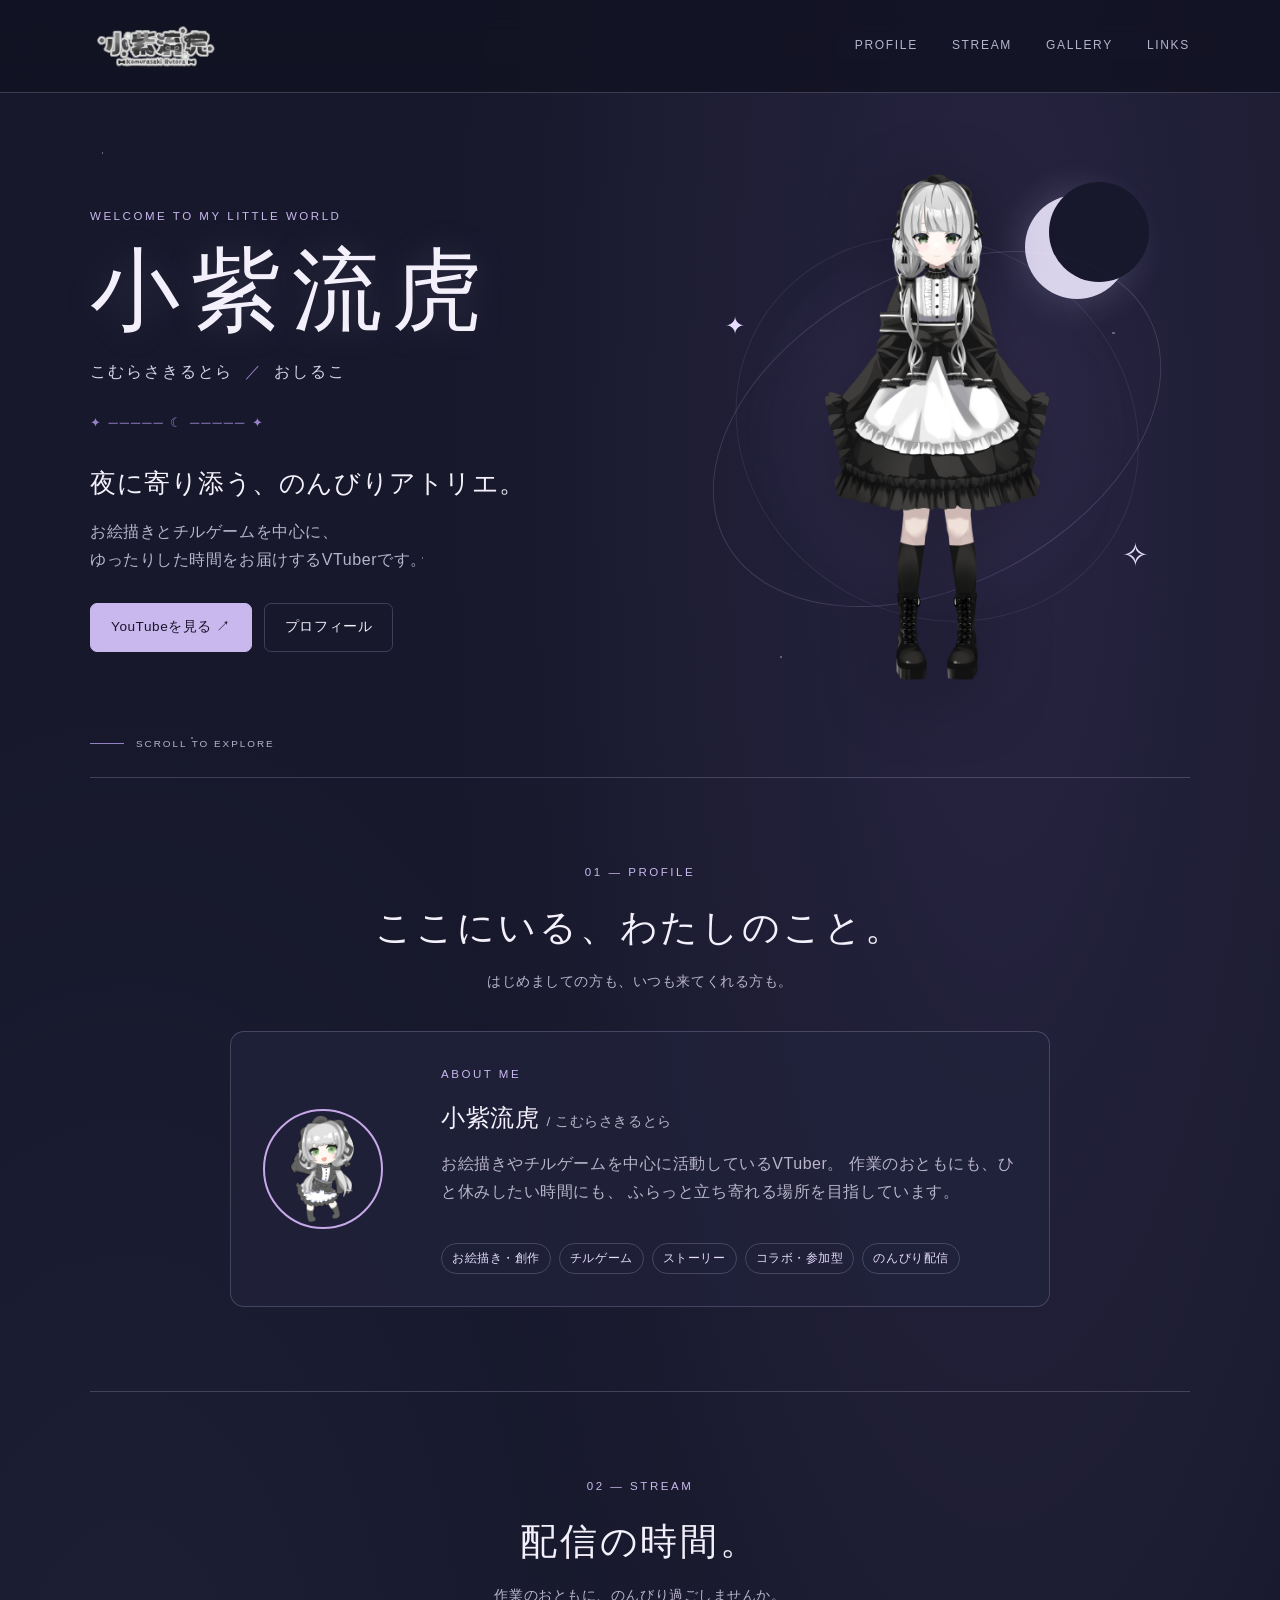
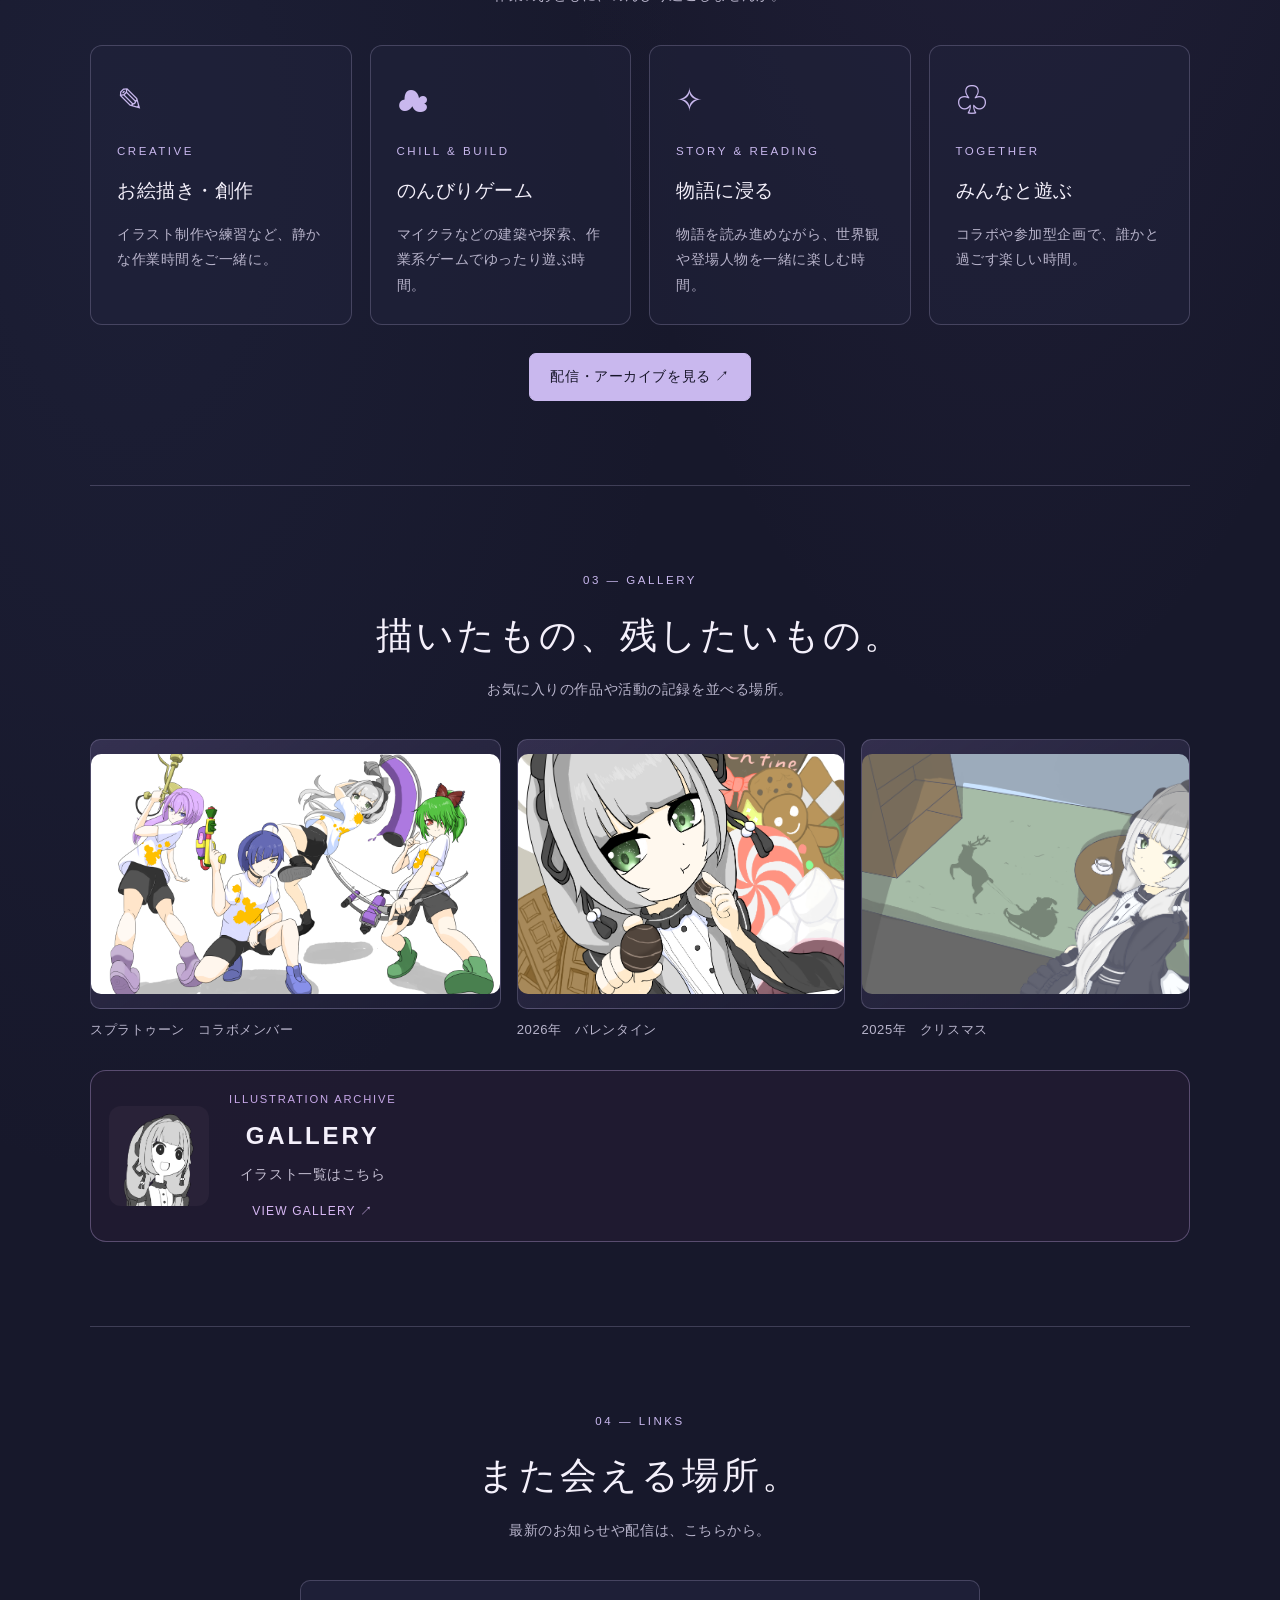
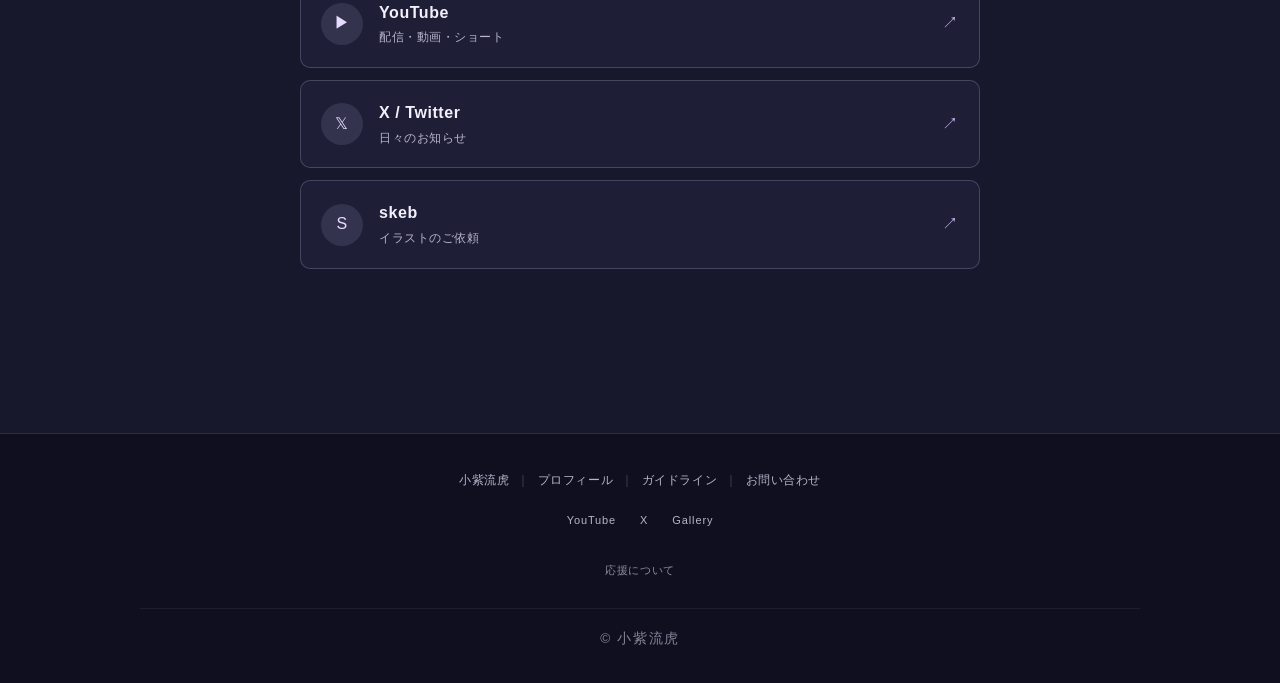
<file: index.html>
<!doctype html>
<html lang="ja">
<head>
  <meta charset="utf-8">
  <meta name="viewport" content="width=device-width, initial-scale=1">
  <meta name="theme-color" content="#17182b">
  <meta name="description" content="小紫流虎（おしるこ／こむらさきるとら）の公式ホームページ。お絵描きとチルゲームを中心に活動中。">
  <title>小紫流虎 Official Site</title>
  <link rel="stylesheet" href="style.css">
</head>
<body>
  <div class="stars" aria-hidden="true"></div>

  <header class="site-header">
    <a class="brand" href="#home" aria-label="小紫流虎 トップ">
      <!-- <span class="brand-mark">☾</span> -->
      <!-- <span>小紫流虎 <small>OFFICIAL SITE</small></span> -->
      <span><img class="name-logo-header" src="images/komurasaki_rogo_touka.png" alt="logo"></span>
    </a>
    <button class="menu-toggle" aria-expanded="false" aria-controls="site-nav">MENU ☰</button>
    <nav id="site-nav" class="site-nav" aria-label="メインメニュー">
      <a href="#profile">PROFILE</a>
      <a href="#stream">STREAM</a>
      <a href="#gallery">GALLERY</a>
      <a href="#links">LINKS</a>
    </nav>
  </header>

  <main id="home">
    <section class="hero section-wrap">
      <div class="hero-copy">
        <p class="eyebrow">WELCOME TO MY LITTLE WORLD</p>
        <h1>小紫流虎</h1>
	      <!-- <img class="name-logo" src="images/komurasaki_rogo_touka.png" alt="logo"> -->
        <p class="readings">こむらさきるとら <span>／</span> おしるこ</p>
        <div class="ornament" aria-hidden="true">✦ ───── ☾ ───── ✦</div>
        <p class="hero-lead">夜に寄り添う、のんびりアトリエ。</p>
        <p class="hero-text">
          お絵描きとチルゲームを中心に、<br class="desktop-only">
          ゆったりした時間をお届けするVTuberです。
        </p>
        <div class="hero-actions">
          <!-- 下のURLを自分のチャンネルURLに変更してください -->
          <a class="button button-primary" href="https://www.youtube.com/@osiruko_v" target="_blank" rel="noopener noreferrer">YouTubeを見る ↗</a>
          <a class="button button-ghost" href="#profile">プロフィール</a>
        </div>
      </div>

      <div class="hero-art" aria-label="メインビジュアル">
        <!-- images/main.png を用意したら、下のコメントを外して画像を表示できます -->
        <img src="images/立ち絵.png" alt="小紫流虎のメインビジュアル">
        <div class="moon"></div>
        <!-- <div class="art-placeholder">
          <span class="placeholder-icon">✧</span>
          <strong>YOUR ILLUSTRATION</strong>
          <span>ここに立ち絵・メインイラストを配置</span>
        </div> -->
        <span class="orbit orbit-one" aria-hidden="true"></span>
        <span class="orbit orbit-two" aria-hidden="true"></span>
        <span class="floating-star star-one" aria-hidden="true">✦</span>
        <span class="floating-star star-two" aria-hidden="true">✧</span>
      </div>
      <a class="scroll-cue" href="#profile"><span></span>SCROLL TO EXPLORE</a>
    </section>

    <section id="profile" class="content-section section-wrap">
      <div class="section-heading">
        <p class="eyebrow">01 — PROFILE</p>
        <h2>ここにいる、わたしのこと。</h2>
        <p>はじめましての方も、いつも来てくれる方も。</p>
      </div>
      <div class="profile-card glass-card">
        <div class="profile-icon">
          <img src="images/デフォルメ.png" alt="">
        </div>
        <div>
          <p class="mini-label">ABOUT ME</p>
          <h3>小紫流虎 <span class="subtle">/ こむらさきるとら</span></h3>
          <p>
            お絵描きやチルゲームを中心に活動しているVTuber。
            作業のおともにも、ひと休みしたい時間にも、
            ふらっと立ち寄れる場所を目指しています。
          </p>
          <div class="tag-list">
            <div class="tag-list">
              <span>お絵描き・創作</span>
              <span>チルゲーム</span>
              <span>ストーリー</span>
              <span>コラボ・参加型</span>
              <span>のんびり配信</span>
            </div>
          </div>
        </div>
      </div>
    </section>

    <section id="stream" class="content-section section-wrap">
      <div class="section-heading">
        <p class="eyebrow">02 — STREAM</p>
        <h2>配信の時間。</h2>
        <p>作業のおともに、のんびり過ごしませんか。</p>
      </div>
      <div class="three-cards">
        <!-- お絵描き・創作 -->
        <article class="info-card">
          <div class="card-icon" aria-hidden="true">✎</div>
          <p class="mini-label">CREATIVE</p>
          <h3>お絵描き・創作</h3>
          <p>イラスト制作や練習など、静かな作業時間をご一緒に。</p>
        </article>

        <!-- チルゲーム・建築 -->
        <article class="info-card">
          <div class="card-icon" aria-hidden="true">☁</div>
          <p class="mini-label">CHILL &amp; BUILD</p>
          <h3>のんびりゲーム</h3>
          <p>マイクラなどの建築や探索、作業系ゲームでゆったり遊ぶ時間。</p>
        </article>

        <!-- ストーリー・朗読 -->
        <article class="info-card">
          <div class="card-icon" aria-hidden="true">✧</div>
          <p class="mini-label">STORY &amp; READING</p>
          <h3>物語に浸る</h3>
          <p>物語を読み進めながら、世界観や登場人物を一緒に楽しむ時間。</p>
        </article>

        <!-- コラボ・参加型 -->
        <article class="info-card">
          <div class="card-icon" aria-hidden="true">♧</div>
          <p class="mini-label">TOGETHER</p>
          <h3>みんなと遊ぶ</h3>
          <p>コラボや参加型企画で、誰かと過ごす楽しい時間。</p>
        </article>
      </div>
      <div class="center-action">
        <a class="button button-primary" href="https://www.youtube.com/@osiruko_v" target="_blank" rel="noopener noreferrer">配信・アーカイブを見る ↗</a>
      </div>
      <!-- <p class="note">※配信スケジュールは、実際の活動に合わせてここに追記できます。</p> -->
    </section>

    <section id="gallery" class="content-section section-wrap">
      <div class="section-heading">
        <p class="eyebrow">03 — GALLERY</p>
        <h2>描いたもの、残したいもの。</h2>
        <p>お気に入りの作品や活動の記録を並べる場所。</p>
      </div>
      <div class="gallery-grid">
        <article class="gallery-item gallery-large">
          <!-- <div class="gallery-placeholder"><span>✧</span><small>ILLUSTRATION 01</small></div> -->
          <div class="gallery-placeholder"><img class="gallery-image" src="images/illustration/イラスト.png"  alt="イラスト作品01"></div>
          <p>スプラトゥーン　コラボメンバー</p>
        </article>
        <article class="gallery-item gallery-large">
          <!-- <div class="gallery-placeholder"><span>☾</span><small>ILLUSTRATION 02</small></div> -->
          <div class="gallery-placeholder"><img class="gallery-image" src="images/illustration/バレンタイン用_かっこかり.png"  alt="イラスト作品02"></div>
          <p>2026年　バレンタイン</p>
        </article>
        <article class="gallery-item gallery-large">
          <!-- <div class="gallery-placeholder"><span>✦</span><small>ILLUSTRATION 03</small></div> -->
          <div class="gallery-placeholder"><img class="gallery-image" src="images/illustration/クリスマス用イラスト.png"  alt="イラスト作品03"></div>
          <p>2025年　クリスマス</p>
        </article>
      </div>
      <div class="center-action">
        <a href="gallery.html" class="gallery-link">
          <span class="gallery-link-icon">
            <img src="images/gallery-cover.png" alt="">
          </span>

          <span class="gallery-link-text">
            <span class="gallery-link-subtitle">ILLUSTRATION ARCHIVE</span>
            <span class="gallery-link-title">GALLERY</span>
            <span class="gallery-link-description">イラスト一覧はこちら</span>
            <span class="gallery-link-action">VIEW GALLERY ↗</span>
          </span>
        </a>
      </div>
      <!-- <p><a href="gallery.html">ALL GALLERY</a></p> -->
      <!-- <p class="note">画像を載せるときは、下の「画像の差し替え方」を参考にしてください。</p> -->
    </section>

    <section id="links" class="content-section section-wrap">
      <div class="section-heading">
        <p class="eyebrow">04 — LINKS</p>
        <h2>また会える場所。</h2>
        <p>最新のお知らせや配信は、こちらから。</p>
      </div>
      <div class="link-list">
        <a href="https://www.youtube.com/@osiruko_v" target="_blank" rel="noopener noreferrer">
          <span class="link-icon">▶</span><span><strong>YouTube</strong><small>配信・動画・ショート</small></span><span class="link-arrow">↗</span>
        </a>
        <!-- XのURLが決まったら、href="#" を自分のプロフィールURLに変更してください -->
        <a href="https://x.com/osiruko_v" target="_blank" rel="noopener noreferrer">
          <span class="link-icon">𝕏</span><span><strong>X / Twitter</strong><small>日々のお知らせ</small></span><span class="link-arrow">↗</span>
        </a>
        <a href="https://skeb.jp/@osiruko_v" target="_blank" rel="noopener noreferrer">
          <span class="link-icon">S</span><span><strong>skeb</strong><small>イラストのご依頼</small></span><span class="link-arrow">↗</span>
        </a>
      </div>
      <!-- <p class="small-print">ファンアートや二次創作についてのお願い・お問い合わせ先は、必要に応じてこのページに追加してください。</p> -->
    </section>
  </main>

  <footer class="site-footer">
  <div class="footer-inner">
    <!-- <p class="footer-heading">FOOTER</p> -->
    <nav class="footer-main-nav" aria-label="サイトメニュー">
      <a href="index.html">小紫流虎</a>
      <span>｜</span>
      <a href="index.html#profile">プロフィール</a>
      <span>｜</span>
      <a href="guideline.html">ガイドライン</a>
      <span>｜</span>
      <a href="contact.html">お問い合わせ</a>
    </nav>
    <nav class="footer-sns-nav" aria-label="SNS・ギャラリー">
      <a href="https://www.youtube.com/@osiruko_v" target="_blank" rel="noopener noreferrer">YouTube</a>
      <a href="https://x.com/osiruko_v" target="_blank" rel="noopener noreferrer">X</a>
      <a href="gallery.html">Gallery</a>
    </nav>
    <div class="footer-support">
      <a href="support.html"
         target="_blank"
         rel="noopener noreferrer">
        応援について
      </a>
    </div>
    <p class="footer-copyright">
      © 小紫流虎
    </p>
  </div>
</footer>

  <script src="script.js"></script>
</body>
</html>
</file>
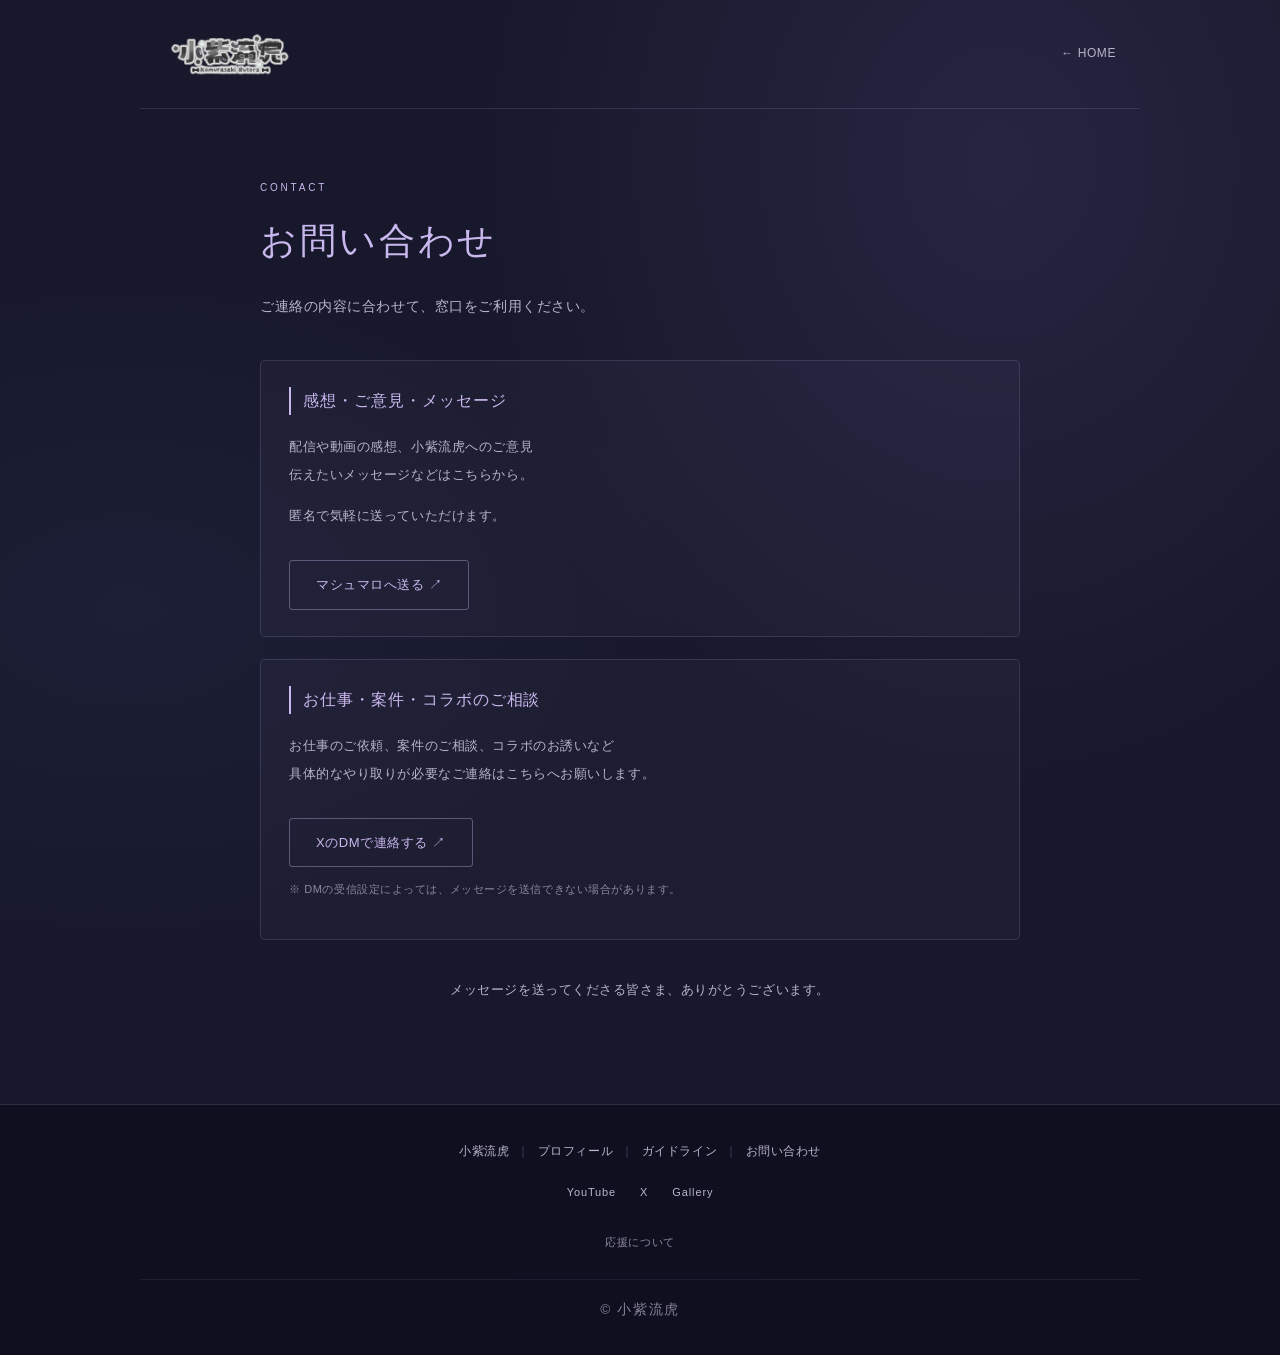
<file: contact.html>
<!DOCTYPE html>
<html lang="ja">
<head>
  <meta charset="UTF-8">
  <meta name="viewport" content="width=device-width, initial-scale=1.0">
  <title>お問い合わせ｜小紫流虎</title>
  <link rel="stylesheet" href="style.css">
  <link rel="stylesheet" href="subpages.css">
</head>
<body>

<header class="subpage-header">
    <a class="brand" href="#home" aria-label="小紫流虎 トップ">
        <span><img class="name-logo-header" src="images/komurasaki_rogo_touka.png" alt="logo"></span>
    </a>
  <a href="index.html" class="back-home">← HOME</a>
</header>

<main class="subpage-main">
  <p class="page-en-title">CONTACT</p>
  <h1>お問い合わせ</h1>
  <p class="page-lead">
    ご連絡の内容に合わせて、窓口をご利用ください。
  </p>

  <section class="page-panel">
    <h2>感想・ご意見・メッセージ</h2>
    <p>
      配信や動画の感想、小紫流虎へのご意見<br>
      伝えたいメッセージなどはこちらから。
    </p>
    <p>
      匿名で気軽に送っていただけます。
    </p>
    <a
      class="support-button"
      href="https://marshmallow-qa.com/4swc7tfccagb9xh"
      target="_blank"
      rel="noopener noreferrer"
    >
      マシュマロへ送る ↗
    </a>
  </section>

  <section class="page-panel">
    <h2>お仕事・案件・コラボのご相談</h2>
    <p>
      お仕事のご依頼、案件のご相談、コラボのお誘いなど<br>
      具体的なやり取りが必要なご連絡はこちらへお願いします。
    </p>
    <!-- <p>
      ご連絡の際は、内容やご希望の時期などを添えていただけるとスムーズです。
    </p> -->
    <a
      class="support-button"
      href="https://x.com/osiruko_v"
      target="_blank"
      rel="noopener noreferrer"
    >
      XのDMで連絡する ↗
    </a>
    <p class="page-note">
      ※ DMの受信設定によっては、メッセージを送信できない場合があります。
    </p>
  </section>

  <p class="support-closing">
    メッセージを送ってくださる皆さま、ありがとうございます。
  </p>
</main>

<footer class="site-footer">
  <div class="footer-inner">
    <!-- <p class="footer-heading">FOOTER</p> -->
    <nav class="footer-main-nav" aria-label="サイトメニュー">
      <a href="index.html">小紫流虎</a><span>｜</span>
      <a href="index.html#profile">プロフィール</a><span>｜</span>
      <a href="guideline.html">ガイドライン</a><span>｜</span>
      <a href="contact.html">お問い合わせ</a>
    </nav>
    <nav class="footer-sns-nav" aria-label="SNS・ギャラリー">
      <a href="YouTubeのURL" target="_blank" rel="noopener noreferrer">YouTube</a>
      <a href="XのURL" target="_blank" rel="noopener noreferrer">X</a>
      <a href="gallery.html">Gallery</a>
    </nav>
    <div class="footer-support">
      <a href="support.html">応援について</a>
    </div>
    <p class="footer-copyright">© 小紫流虎</p>
  </div>
</footer>

</body>
</html>
</file>
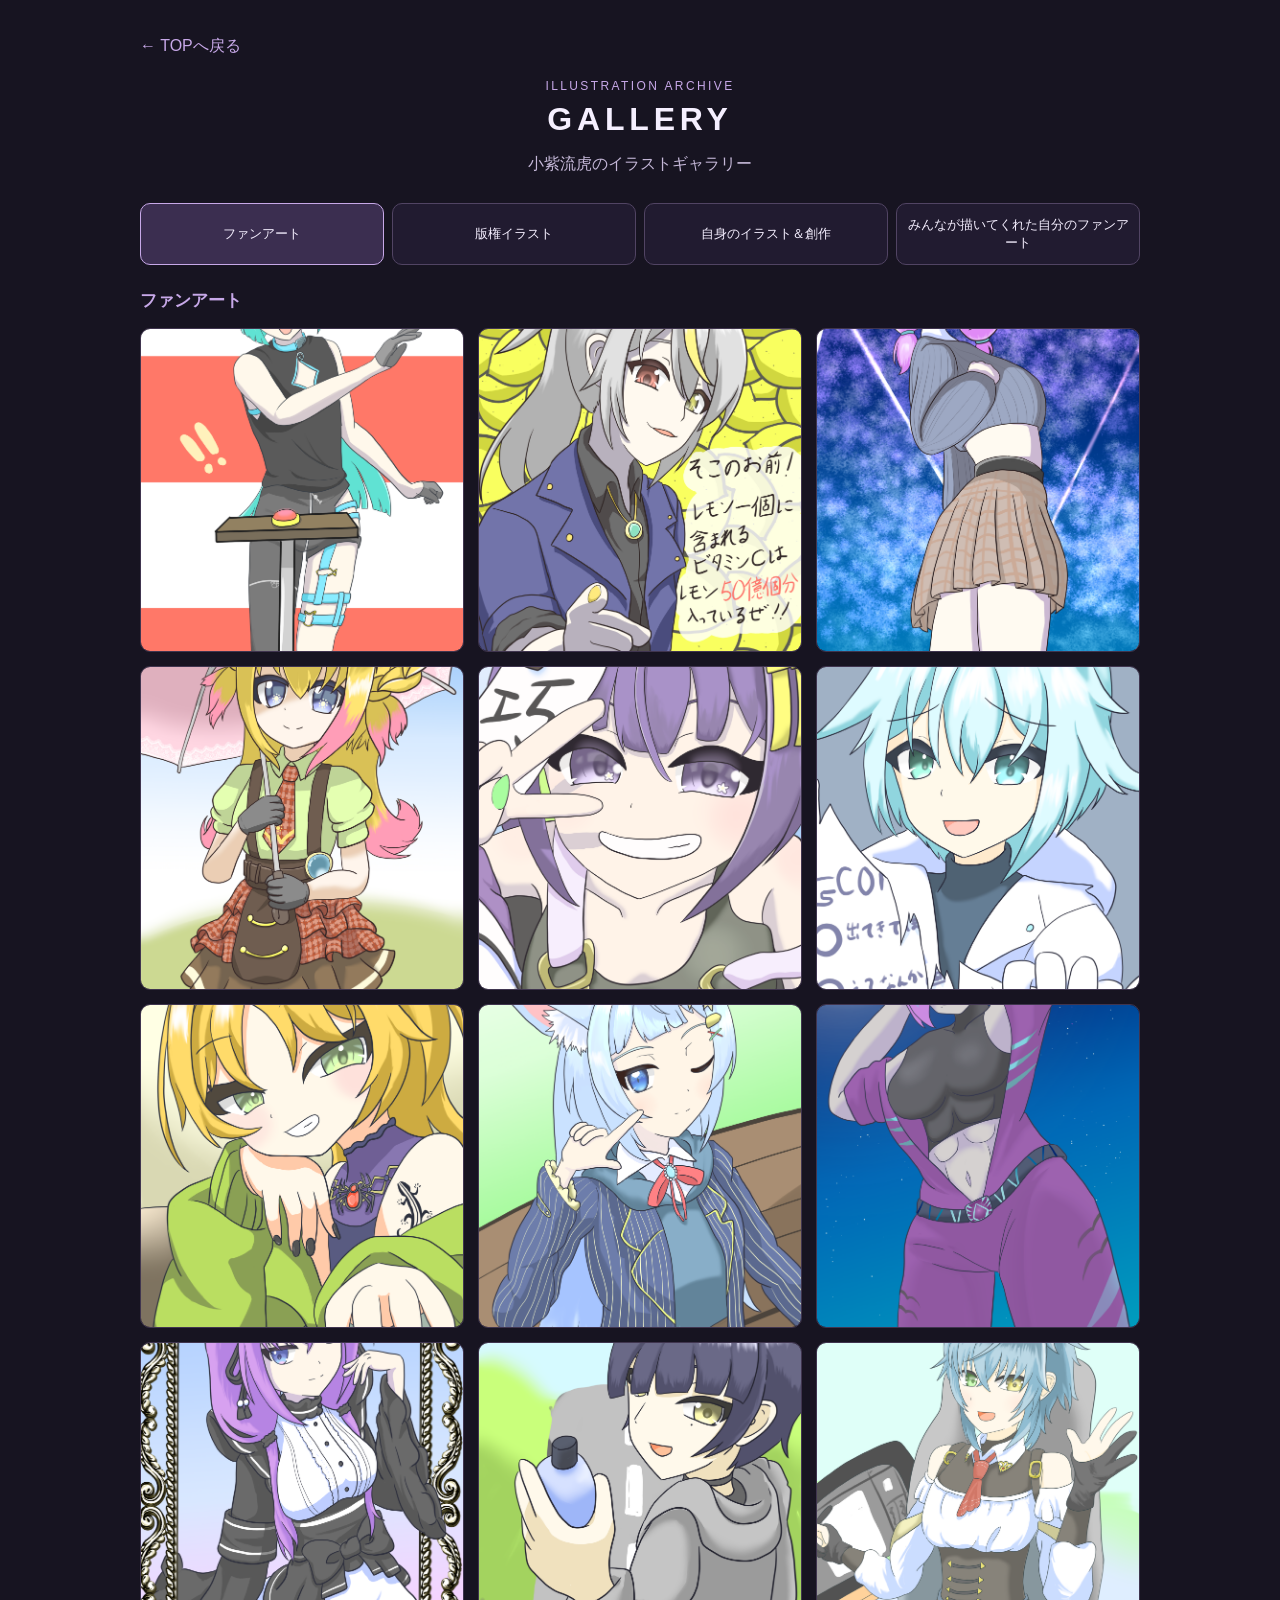
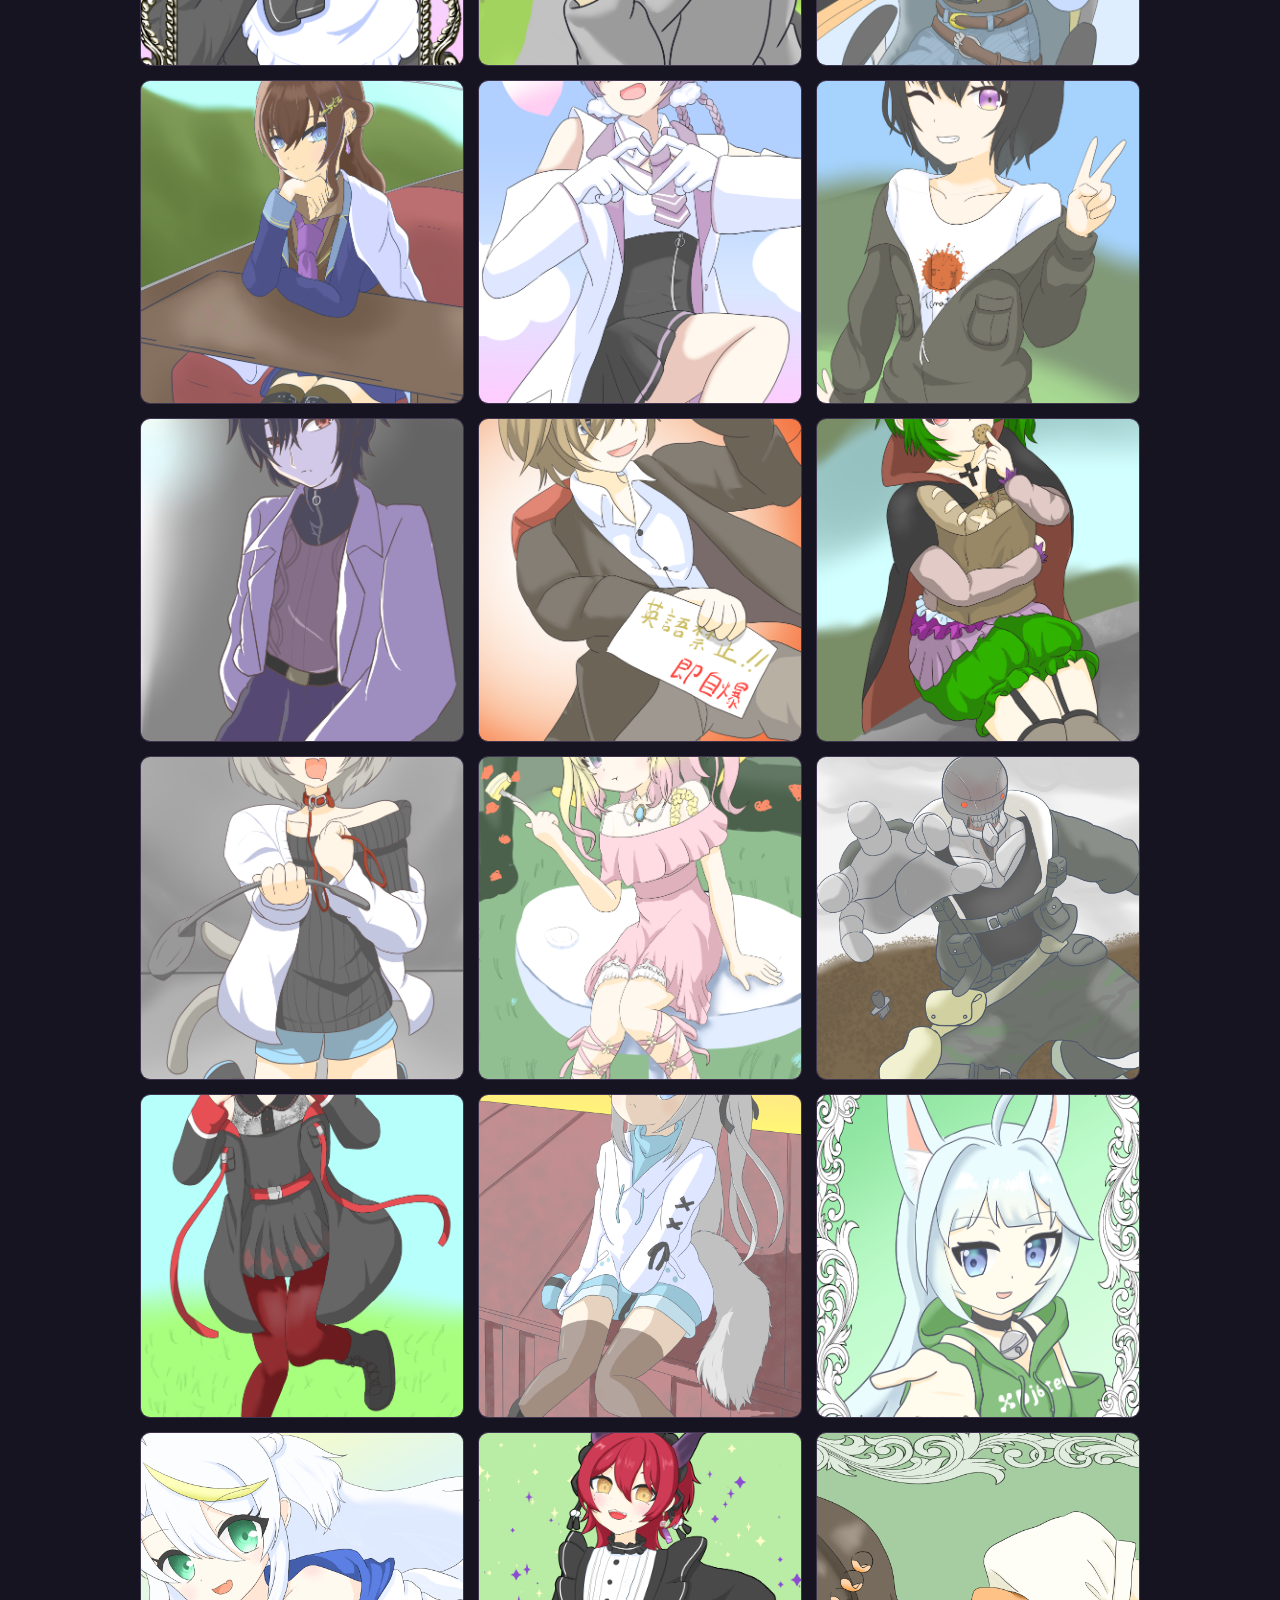
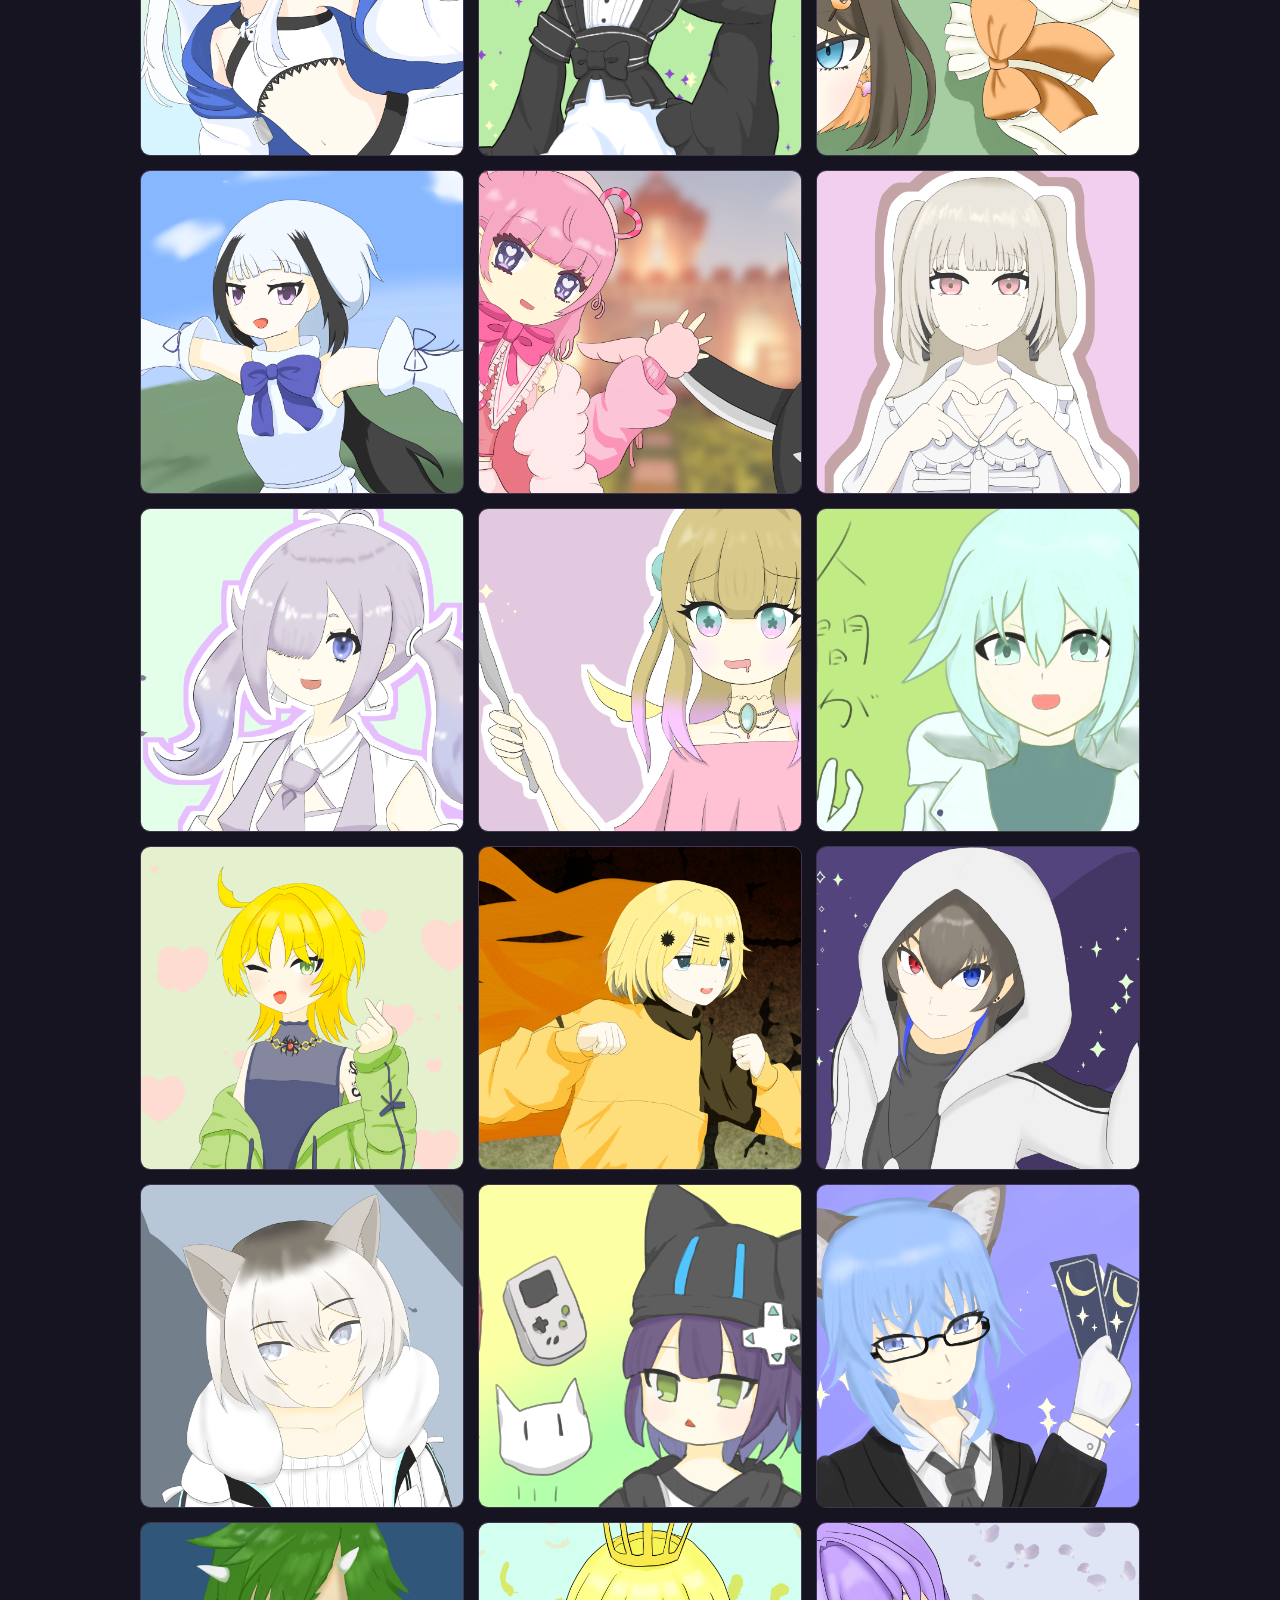
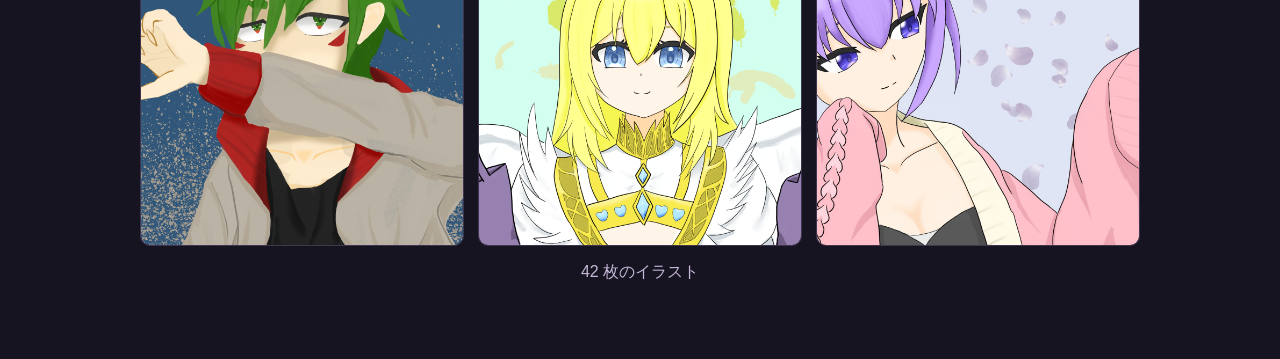
<file: gallery.html>
<!DOCTYPE html>
<html lang="ja">
<head>
  <meta charset="UTF-8">
  <meta name="viewport" content="width=device-width, initial-scale=1.0">
  <title>GALLERY | 小紫流虎</title>
  <style>
    :root {
      --bg: #171421;
      --panel: #211b30;
      --text: #f5efff;
      --muted: #c5b8d8;
      --accent: #c7a8e8;
    }

    * {
      box-sizing: border-box;
    }

    body {
      margin: 0;
      padding: 36px 20px 60px;
      background: var(--bg);
      color: var(--text);
      font-family: sans-serif;
    }

    main {
      width: min(100%, 1000px);
      margin: 0 auto;
    }

    header {
      margin-bottom: 28px;
      text-align: center;
    }

    .eyebrow {
      color: var(--accent);
      font-size: 12px;
      letter-spacing: .2em;
    }

    h1 {
      margin: 8px 0;
      letter-spacing: .15em;
    }

    header p {
      color: var(--muted);
    }

    .back {
      display: inline-block;
      margin-bottom: 22px;
      color: var(--accent);
      text-decoration: none;
    }

    .tabs {
      display: grid;
      grid-template-columns: repeat(4, minmax(0, 1fr));
      gap: 8px;
      margin-bottom: 24px;
    }

    .tab {
      padding: 12px 6px;
      border: 1px solid #514463;
      border-radius: 10px;
      background: var(--panel);
      color: var(--text);
      cursor: pointer;
    }

    .tab[aria-selected="true"] {
      border-color: var(--accent);
      background: #3b2e50;
    }

    #category-title {
      margin-bottom: 16px;
      color: var(--accent);
      font-size: 17px;
    }

    .gallery-grid {
      display: grid;
      grid-template-columns: repeat(3, minmax(0, 1fr));
      gap: 14px;
    }

    .gallery-item {
      display: block;
      width: 100%;
      padding: 0;
      overflow: hidden;
      aspect-ratio: 1;
      border: 1px solid #40354f;
      border-radius: 10px;
      background: var(--panel);
      cursor: pointer;
    }

    .gallery-item img {
      display: block;
      width: 100%;
      height: 100%;
      object-fit: cover;
      transition: transform .25s ease;
    }

    .gallery-item:hover img {
      transform: scale(1.04);
    }

    #message {
      color: var(--muted);
      text-align: center;
    }

    dialog {
      width: min(92vw, 1000px);
      max-width: none;
      max-height: 92vh;
      padding: 12px;
      border: 1px solid #74628d;
      border-radius: 14px;
      background: #171421;
      color: var(--text);
    }

    dialog::backdrop {
      background: rgb(0 0 0 / 82%);
    }

    .lightbox-image {
      display: block;
      max-width: 100%;
      max-height: 78vh;
      margin: 0 auto;
      object-fit: contain;
    }

    .lightbox-controls {
      display: flex;
      justify-content: space-between;
      align-items: center;
      gap: 12px;
      margin-top: 10px;
    }

    .lightbox-controls button {
      padding: 8px 14px;
      border: 1px solid #514463;
      border-radius: 8px;
      background: var(--panel);
      color: var(--text);
      cursor: pointer;
    }

    @media (max-width: 600px) {
      body {
        padding-inline: 12px;
      }

      .tabs {
        grid-template-columns: repeat(2, minmax(0, 1fr));
      }

      .gallery-grid {
        gap: 7px;
      }
    }
  </style>
</head>
<body>
  <main>
    <a class="back" href="index.html">← TOPへ戻る</a>

    <header>
      <div class="eyebrow">ILLUSTRATION ARCHIVE</div>
      <h1>GALLERY</h1>
      <p>小紫流虎のイラストギャラリー</p>
    </header>

    <nav class="tabs" id="tabs" aria-label="イラストカテゴリ"></nav>

    <h2 id="category-title"></h2>
    <section class="gallery-grid" id="gallery" aria-label="イラスト一覧"></section>
    <p id="message" role="status">画像一覧を読み込み中…</p>
  </main>

  <dialog id="lightbox">
    <img class="lightbox-image" id="lightbox-image" alt="">
    <div class="lightbox-controls">
      <button id="previous" type="button">← 前へ</button>
      <button id="close" type="button">閉じる ✕</button>
      <button id="next" type="button">次へ →</button>
    </div>
  </dialog>

  <script>
    const tabsElement = document.getElementById("tabs");
    const galleryElement = document.getElementById("gallery");
    const titleElement = document.getElementById("category-title");
    const messageElement = document.getElementById("message");
    const lightbox = document.getElementById("lightbox");
    const lightboxImage = document.getElementById("lightbox-image");

    let galleryData = {};
    let activeCategory = "";
    let activeImages = [];
    let activeIndex = 0;

    async function init() {
      try {
        const response = await fetch("./images.json");

        if (!response.ok) {
          throw new Error("images.json を読み込めませんでした");
        }

        galleryData = await response.json();

        const categories = Object.keys(galleryData);
        if (categories.length === 0) {
          throw new Error("カテゴリがありません");
        }

        tabsElement.replaceChildren();

        for (const category of categories) {
          const button = document.createElement("button");
          button.type = "button";
          button.className = "tab";
          button.textContent = galleryData[category].title;
          button.addEventListener("click", () => showCategory(category));
          tabsElement.appendChild(button);
        }

        showCategory(categories[0]);
      } catch (error) {
        messageElement.textContent =
          "読み込みに失敗しました。images.json と画像フォルダを確認してください。";
        console.error(error);
      }
    }

    function showCategory(category) {
      activeCategory = category;
      activeImages = galleryData[category].images || [];

      titleElement.textContent = galleryData[category].title;
      galleryElement.replaceChildren();

      for (const button of tabsElement.querySelectorAll(".tab")) {
        const selected = button.textContent === galleryData[category].title;
        button.setAttribute("aria-selected", String(selected));
      }

      for (const [index, image] of activeImages.entries()) {
        const button = document.createElement("button");
        button.type = "button";
        button.className = "gallery-item";
        button.setAttribute("aria-label", image.alt || "イラストを拡大");

        const img = document.createElement("img");
        img.src = image.src;
        img.alt = image.alt || "";
        img.loading = "lazy";

        img.addEventListener("error", () => {
          button.hidden = true;
        });

        button.appendChild(img);
        button.addEventListener("click", () => openLightbox(index));
        galleryElement.appendChild(button);
      }

      messageElement.textContent = activeImages.length
        ? `${activeImages.length} 枚のイラスト`
        : "このカテゴリには、まだ画像がありません。";
    }

    function openLightbox(index) {
      activeIndex = index;
      updateLightbox();

      if (!lightbox.open) {
        lightbox.showModal();
      }
    }

    function updateLightbox() {
      const image = activeImages[activeIndex];
      if (!image) return;

      lightboxImage.src = image.src;
      lightboxImage.alt = image.alt || "";
    }

    document.getElementById("close").addEventListener("click", () => {
      lightbox.close();
    });

    document.getElementById("previous").addEventListener("click", () => {
      if (!activeImages.length) return;
      activeIndex = (activeIndex - 1 + activeImages.length) % activeImages.length;
      updateLightbox();
    });

    document.getElementById("next").addEventListener("click", () => {
      if (!activeImages.length) return;
      activeIndex = (activeIndex + 1) % activeImages.length;
      updateLightbox();
    });

    lightbox.addEventListener("click", (event) => {
      if (event.target === lightbox) lightbox.close();
    });

    document.addEventListener("keydown", (event) => {
      if (!lightbox.open) return;

      if (event.key === "ArrowLeft") {
        document.getElementById("previous").click();
      } else if (event.key === "ArrowRight") {
        document.getElementById("next").click();
      }
    });

    init();
  </script>
</body>
</html>
</file>
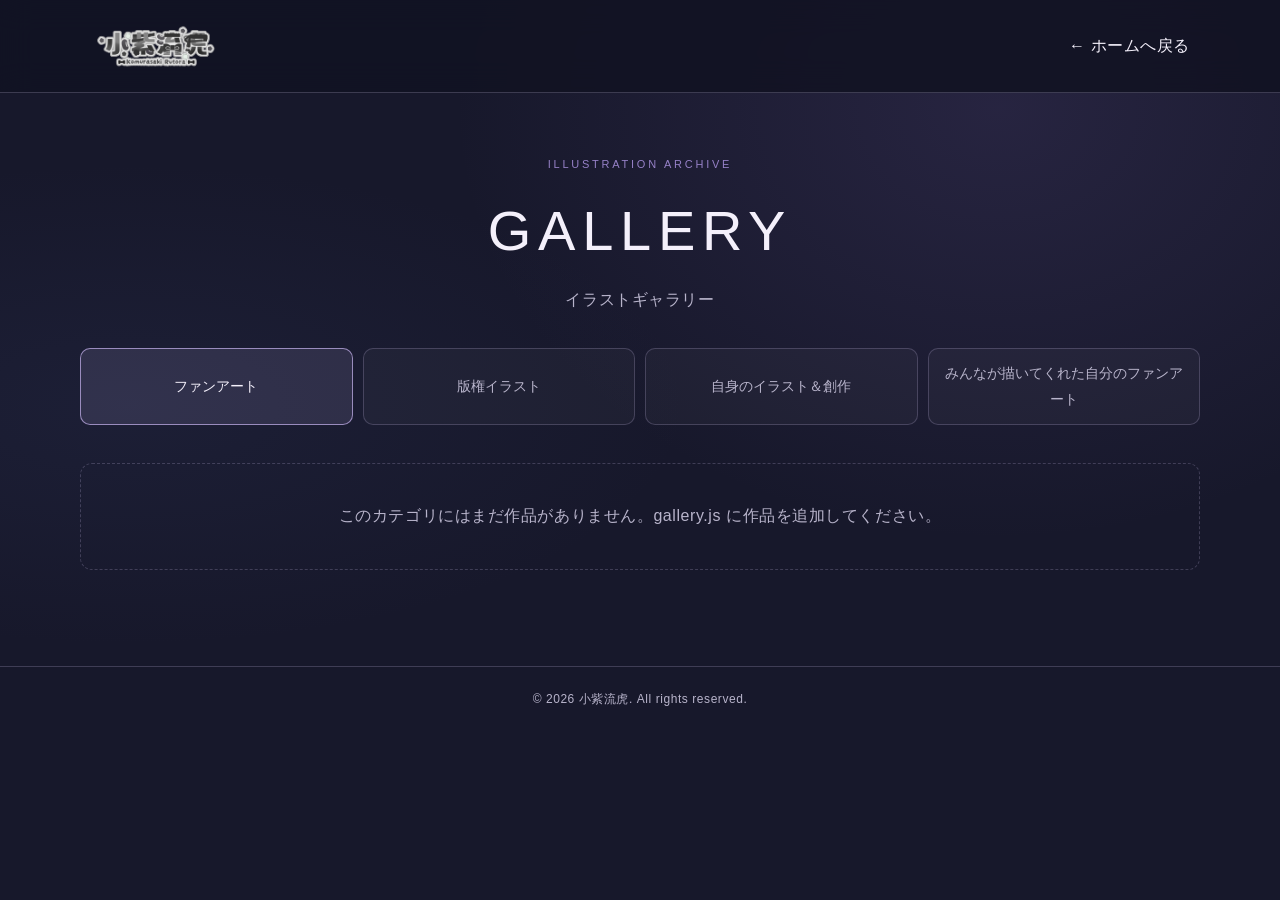
<file: gallery_1.html>
<!DOCTYPE html>
<html lang="ja">
<head>
  <meta charset="UTF-8"><meta name="viewport" content="width=device-width, initial-scale=1">
  <title>GALLERY | 小紫流虎</title>
  <link rel="stylesheet" href="gallery.css">
  <link rel="stylesheet" href="style.css">
  <script src="gallery.js" defer></script>
</head>
<body>
<!-- <header class="top"><a href="index.html">小紫流虎 <small>OSHIRUKO</small></a><a href="index.html">← ホームへ戻る</a></header> -->
<header class="site-header">
  <a href="index.html">
    <span>
      <img class="name-logo-header" src="images/komurasaki_rogo_touka.png" alt="logo">
    </span>
  </a>
  <a href="index.html">← ホームへ戻る</a>
</header>
<main class="wrap">
<header class="heading"><p>ILLUSTRATION ARCHIVE</p><h1>GALLERY</h1><span>イラストギャラリー</span></header>
<nav class="tabs" aria-label="イラストカテゴリ">
<button class="active" data-category="fanart">ファンアート</button>
<button data-category="copyright">版権イラスト</button>
<button data-category="original">自身のイラスト＆創作</button>
<button data-category="gift">みんなが描いてくれた自分のファンアート</button>
</nav>
<p class="description" id="description"></p>
<section class="grid" id="grid"></section>
<p class="empty" id="empty">このカテゴリにはまだ作品がありません。gallery.js に作品を追加してください。</p>
</main>
<footer>© <span id="year">2026</span> 小紫流虎. All rights reserved.</footer>
<div class="viewer" id="viewer" aria-hidden="true" role="dialog" aria-modal="true">
<button class="close" id="close" aria-label="閉じる">×</button>
<button class="arrow prev" id="prev" aria-label="前の作品">‹</button>
<figure><img id="large-image" alt=""><figcaption id="caption"></figcaption></figure>
<button class="arrow next" id="next" aria-label="次の作品">›</button>
</div>
</body></html>
</file>
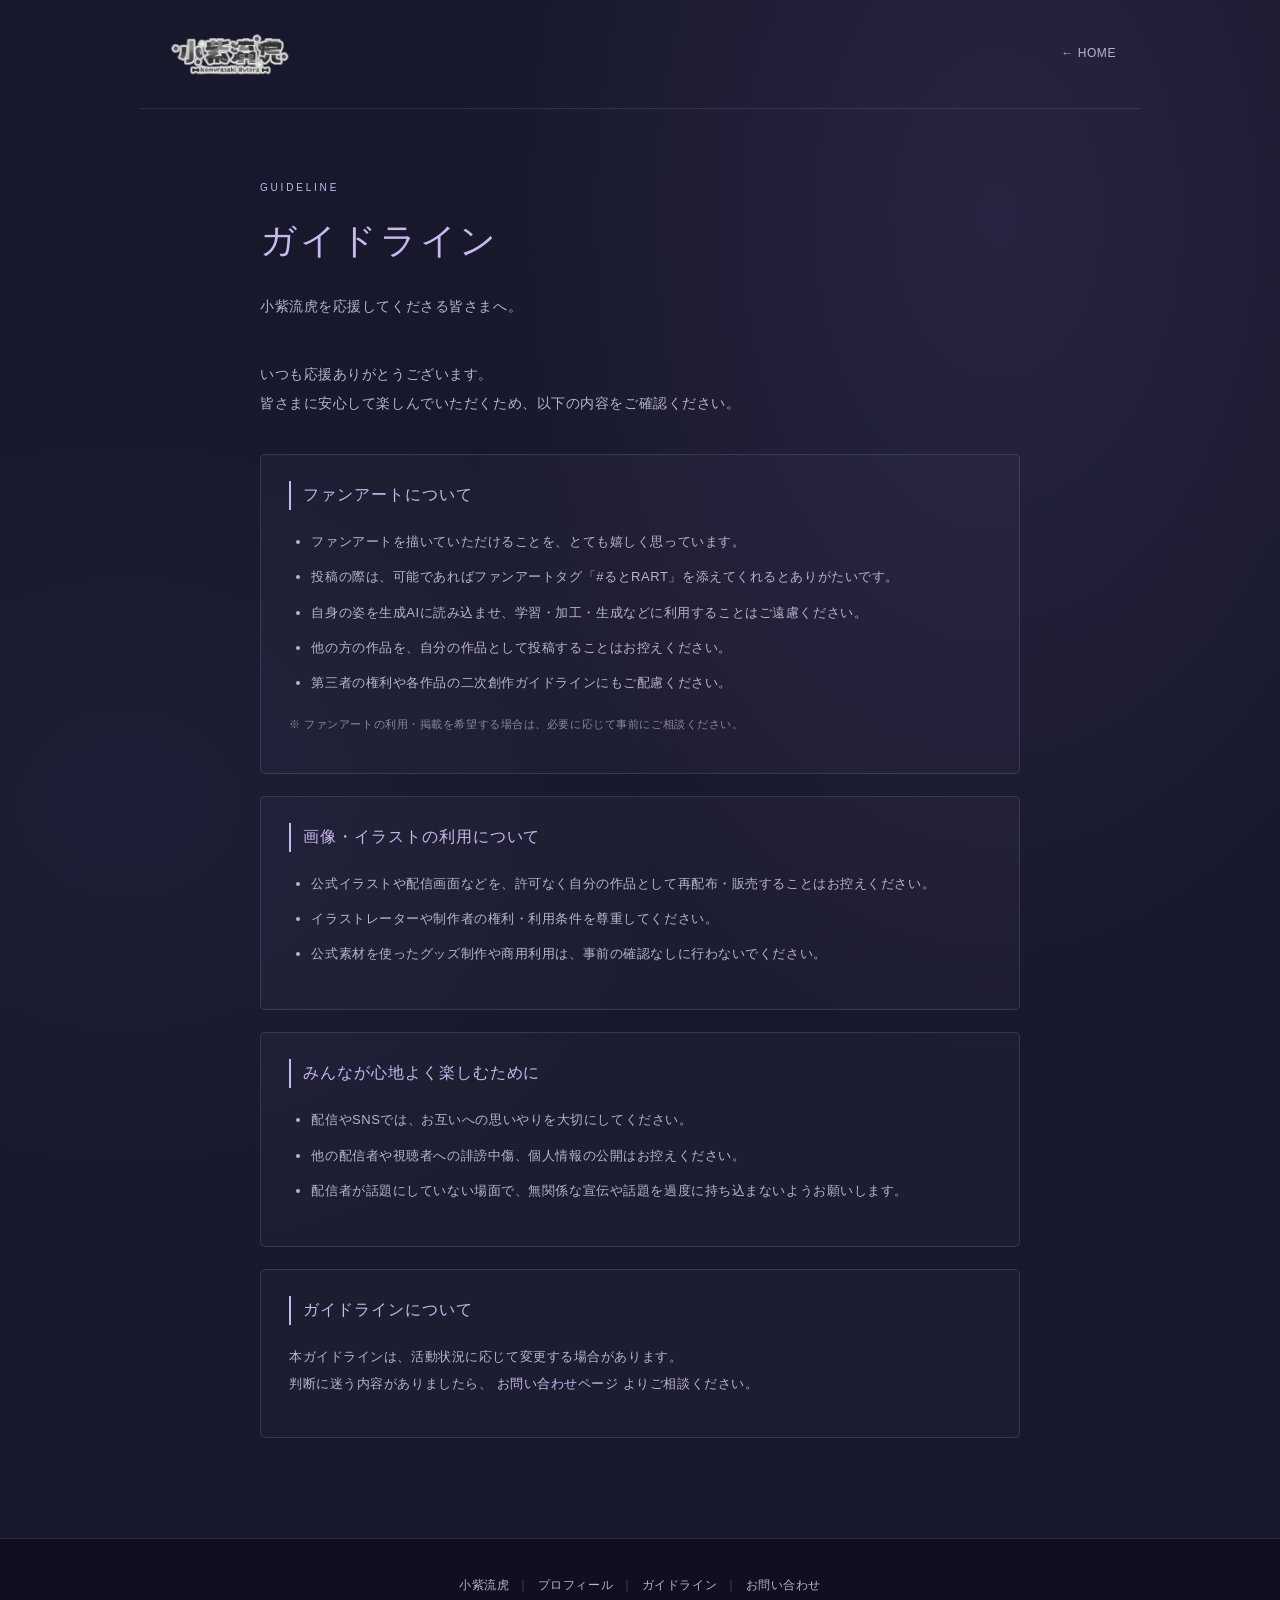
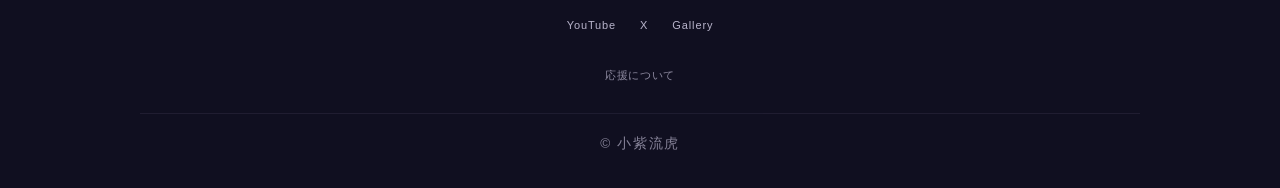
<file: guideline.html>
<!DOCTYPE html>
<html lang="ja">
<head>
  <meta charset="UTF-8">
  <meta name="viewport" content="width=device-width, initial-scale=1.0">
  <title>ガイドライン｜小紫流虎</title>
  <link rel="stylesheet" href="style.css">
  <link rel="stylesheet" href="subpages.css">
</head>
<body>

<header class="subpage-header">
    <a class="brand" href="#home" aria-label="小紫流虎 トップ">
        <span><img class="name-logo-header" src="images/komurasaki_rogo_touka.png" alt="logo"></span>
    </a>
    <a href="index.html" class="back-home">← HOME</a>
</header>

<main class="subpage-main">
  <p class="page-en-title">GUIDELINE</p>
  <h1>ガイドライン</h1>
  <p class="page-lead">
    小紫流虎を応援してくださる皆さまへ。
  </p>

  <p class="page-intro">
    いつも応援ありがとうございます。<br>
    皆さまに安心して楽しんでいただくため、以下の内容をご確認ください。
  </p>

  <section class="page-panel">
    <h2>ファンアートについて</h2>
    <ul>
      <li>ファンアートを描いていただけることを、とても嬉しく思っています。</li>
      <li>投稿の際は、可能であればファンアートタグ「#るとRART」を添えてくれるとありがたいです。</li>
      <li>自身の姿を生成AIに読み込ませ、学習・加工・生成などに利用することはご遠慮ください。</li>
      <li>他の方の作品を、自分の作品として投稿することはお控えください。</li>
      <li>第三者の権利や各作品の二次創作ガイドラインにもご配慮ください。</li>
    </ul>
    <p class="page-note">
      ※ ファンアートの利用・掲載を希望する場合は、必要に応じて事前にご相談ください。
    </p>
  </section>

  <!-- <section class="page-panel">
    <h2>配信の切り抜きについて</h2>
    <p>
      切り抜き動画の投稿を検討される場合は、
      配信元が分かるリンクやクレジットを添えてください。
    </p>
    <ul>
      <li>誤解を招く編集や、発言の趣旨を大きく変える編集はお控えください。</li>
      <li>他の出演者や視聴者のプライバシーに配慮してください。</li>
      <li>ゲーム・音楽など、第三者の権利がある素材は各権利元のルールを確認してください。</li>
    </ul>
    <p class="page-note">
      ※ 切り抜きの公開を正式に許可する範囲は、
      公開前に活動方針に合わせて明記してください。
    </p>
  </section> -->

  <section class="page-panel">
    <h2>画像・イラストの利用について</h2>
    <ul>
      <li>公式イラストや配信画面などを、許可なく自分の作品として再配布・販売することはお控えください。</li>
      <li>イラストレーターや制作者の権利・利用条件を尊重してください。</li>
      <li>公式素材を使ったグッズ制作や商用利用は、事前の確認なしに行わないでください。</li>
    </ul>
  </section>

  <section class="page-panel">
    <h2>みんなが心地よく楽しむために</h2>
    <ul>
      <li>配信やSNSでは、お互いへの思いやりを大切にしてください。</li>
      <li>他の配信者や視聴者への誹謗中傷、個人情報の公開はお控えください。</li>
      <li>配信者が話題にしていない場面で、無関係な宣伝や話題を過度に持ち込まないようお願いします。</li>
    </ul>
  </section>

  <section class="page-panel">
    <h2>ガイドラインについて</h2>
    <p>
      本ガイドラインは、活動状況に応じて変更する場合があります。<br>
      判断に迷う内容がありましたら、
      <a class="page-link" href="contact.html">お問い合わせページ</a>
      よりご相談ください。
    </p>
  </section>
</main>

<footer class="site-footer">
  <div class="footer-inner">
    <!-- <p class="footer-heading">FOOTER</p> -->
    <nav class="footer-main-nav" aria-label="サイトメニュー">
      <a href="index.html">小紫流虎</a><span>｜</span>
      <a href="index.html#profile">プロフィール</a><span>｜</span>
      <a href="guideline.html">ガイドライン</a><span>｜</span>
      <a href="contact.html">お問い合わせ</a>
    </nav>
    <nav class="footer-sns-nav" aria-label="SNS・ギャラリー">
      <a href="YouTubeのURL" target="_blank" rel="noopener noreferrer">YouTube</a>
      <a href="XのURL" target="_blank" rel="noopener noreferrer">X</a>
      <a href="gallery.html">Gallery</a>
    </nav>
    <div class="footer-support">
      <a href="support.html">応援について</a>
    </div>
    <p class="footer-copyright">© 小紫流虎</p>
  </div>
</footer>

</body>
</html>
</file>
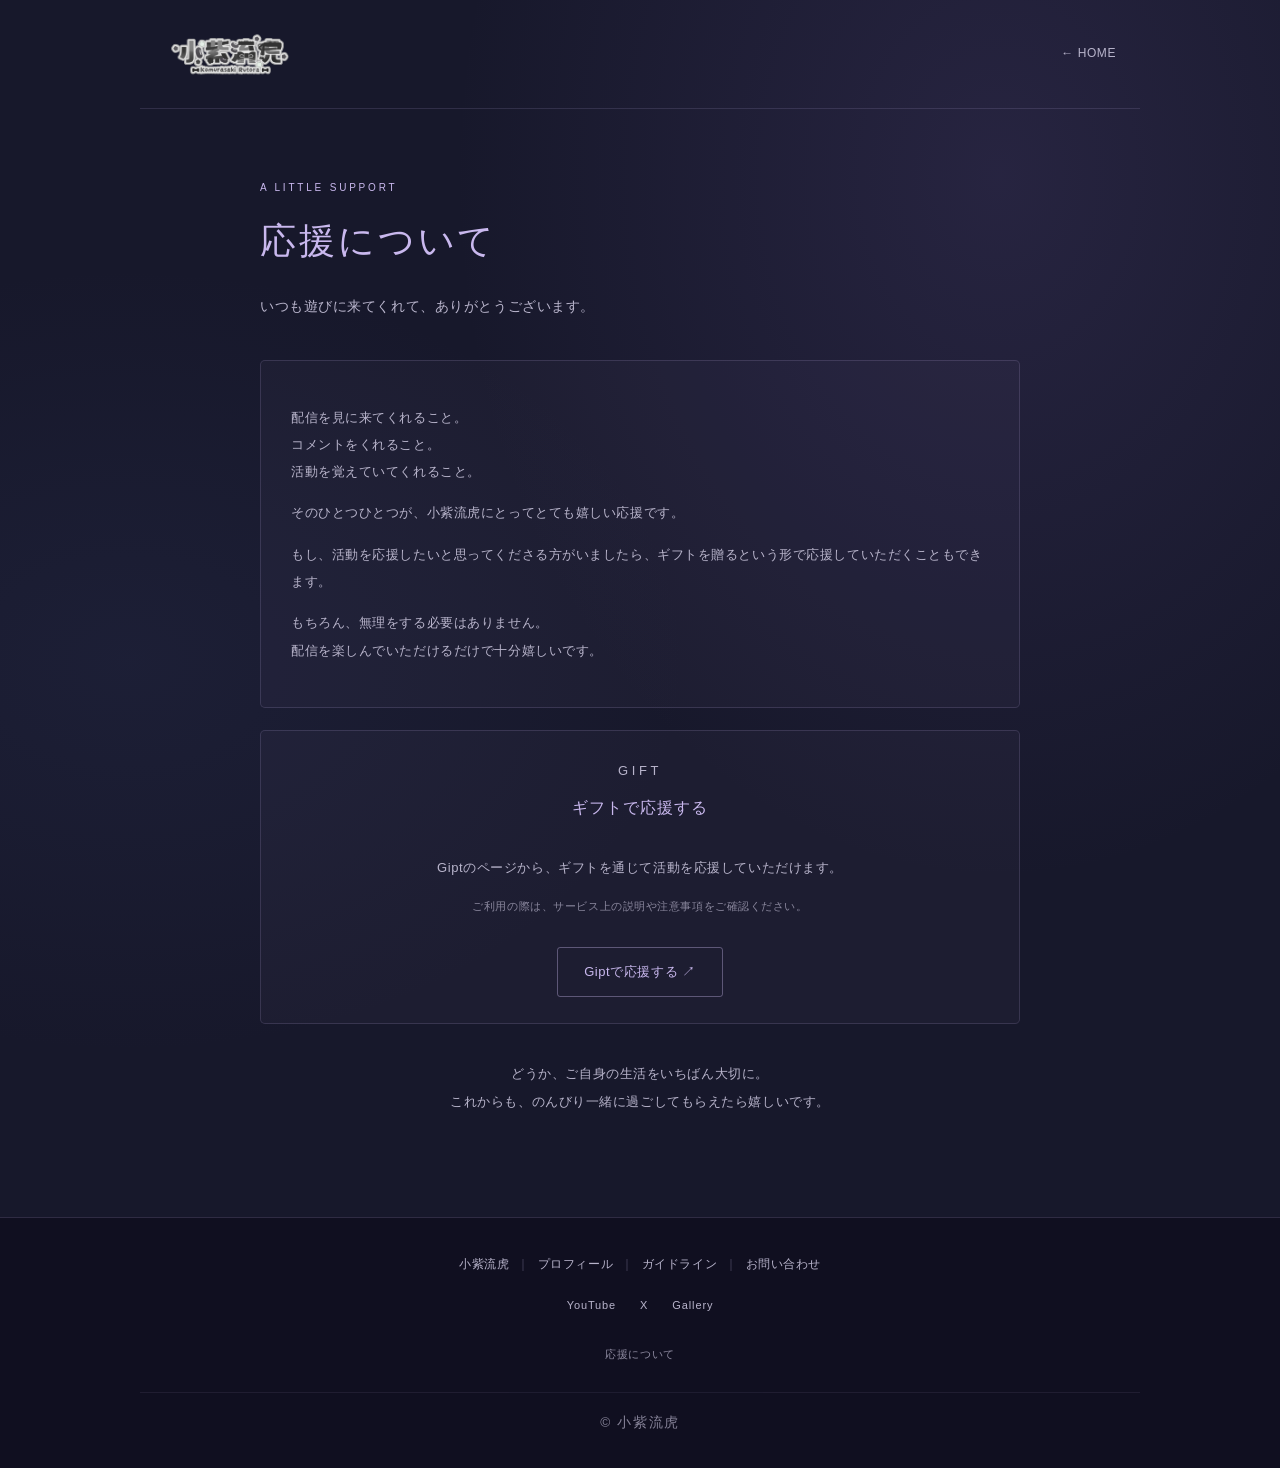
<file: support.html>
<!DOCTYPE html>
<html lang="ja">
<head>
    <meta charset="UTF-8">
    <meta name="viewport" content="width=device-width, initial-scale=1.0">
    <title>応援について｜小紫流虎</title>
    <link rel="stylesheet" href="style.css">
    <link rel="stylesheet" href="subpages.css">
</head>
<body>

<header class="subpage-header">
    <a class="brand" href="#home" aria-label="小紫流虎 トップ">
        <span><img class="name-logo-header" src="images/komurasaki_rogo_touka.png" alt="logo"></span>
    </a>
    <a href="index.html" class="back-home">← HOME</a>
</header>

<main class="subpage-main">
    <p class="page-en-title">A LITTLE SUPPORT</p>
    <h1>応援について</h1>
    <p class="page-lead">
        いつも遊びに来てくれて、ありがとうございます。
    </p>

    <section class="page-panel support-message">
        <p>
            配信を見に来てくれること。<br>
            コメントをくれること。<br>
            活動を覚えていてくれること。<br>
        </p>
        <p>
            そのひとつひとつが、小紫流虎にとってとても嬉しい応援です。
        </p>
        <p>
            もし、活動を応援したいと思ってくださる方がいましたら、ギフトを贈るという形で応援していただくこともできます。
        </p>
        <p>
            もちろん、無理をする必要はありません。<br>
            配信を楽しんでいただけるだけで十分嬉しいです。
        </p>
    </section>

    <section class="page-panel support-option">
        <p class="page-en-title">GIFT</p>
        <h2>ギフトで応援する</h2>
        <p>
            Giptのページから、ギフトを通じて活動を応援していただけます。
        </p>
        <p class="page-note">
            ご利用の際は、サービス上の説明や注意事項をご確認ください。
        </p>
        <a class="support-button" href="https://gi-pt.com/main/wishlist/fan-view/3a16408d-840b-b8b6-766f-f71e32ae7721" target="_blank" rel="noopener noreferrer">
            Giptで応援する ↗
        </a>
    </section>

    <p class="support-closing">
        どうか、ご自身の生活をいちばん大切に。<br>
        これからも、のんびり一緒に過ごしてもらえたら嬉しいです。
    </p>
</main>

<footer class="site-footer">
    <div class="footer-inner">
        <!-- <p class="footer-heading">FOOTER</p> -->
        <nav class="footer-main-nav" aria-label="サイトメニュー">
            <a href="index.html">小紫流虎</a><span>｜</span>
            <a href="index.html#profile">プロフィール</a><span>｜</span>
            <a href="guideline.html">ガイドライン</a><span>｜</span>
            <a href="contact.html">お問い合わせ</a>
        </nav>
        <nav class="footer-sns-nav" aria-label="SNS・ギャラリー">
            <a href="YouTubeのURL" target="_blank" rel="noopener noreferrer">YouTube</a>
            <a href="XのURL" target="_blank" rel="noopener noreferrer">X</a>
            <a href="gallery.html">Gallery</a>
        </nav>
        <div class="footer-support">
            <a href="support.html">応援について</a>
        </div>
        <p class="footer-copyright">© 小紫流虎</p>
    </div>
</footer>

</body>
</html>
</file>
<file: style.css>
@charset "UTF-8";

:root {
  --night: #17182b;
  --night-deep: #10111f;
  --panel: rgba(34, 35, 60, .76);
  --lavender: #c9b8ee;
  --lavender-bright: #e7dcff;
  --silver: #d6d4e5;
  --text: #f4f0fb;
  --muted: #b8b4cb;
  --line: rgba(210, 198, 241, .22);
  --accent: #9681c7;
}

* { box-sizing: border-box; }
html { scroll-behavior: smooth; scroll-padding-top: 88px; }
body {
  margin: 0;
  color: var(--text);
  background:
    radial-gradient(ellipse at 78% 12%, rgba(102, 84, 150, .2), transparent 34rem),
    radial-gradient(ellipse at 10% 45%, rgba(61, 72, 120, .14), transparent 35rem),
    var(--night);
  font-family: "Yu Gothic", "Hiragino Kaku Gothic ProN", Meiryo, sans-serif;
  line-height: 1.8;
  letter-spacing: .035em;
}
a { color: inherit; text-decoration: none; }
button, a { -webkit-tap-highlight-color: transparent; }
a:focus-visible, button:focus-visible { outline: 2px solid var(--lavender-bright); outline-offset: 4px; }
.stars {
  position: fixed; inset: 0; pointer-events: none; z-index: -1; opacity: .35;
  background-image:
    radial-gradient(1px 1px at 8% 17%, #fff 98%, transparent),
    radial-gradient(1px 1px at 72% 8%, #fff 98%, transparent),
    radial-gradient(1.5px 1.5px at 87% 37%, #e4d8ff 98%, transparent),
    radial-gradient(1px 1px at 33% 62%, #fff 98%, transparent),
    radial-gradient(1px 1px at 15% 82%, #fff 98%, transparent),
    radial-gradient(1px 1px at 61% 73%, #e4d8ff 98%, transparent);
}
.section-wrap { width: min(1100px, calc(100% - 48px)); margin-inline: auto; }
.site-header {
  position: sticky; top: 0; z-index: 20;
  display: flex; justify-content: space-between; align-items: center; gap: 24px;
  padding: 16px max(24px, calc((100vw - 1100px) / 2));
  background: rgba(18, 19, 35, .88); border-bottom: 1px solid var(--line);
  backdrop-filter: blur(16px);
}
.brand { display: inline-flex; align-items: center; gap: 10px; font-weight: 700; letter-spacing: .1em; }
.brand-mark { color: var(--lavender); font-size: 1.9rem; line-height: 1; }
.brand small { display: block; color: var(--muted); font-size: .58rem; letter-spacing: .18em; font-weight: 400; }
.site-nav { display: flex; gap: clamp(14px, 3vw, 34px); }
.site-nav a { color: var(--muted); font-size: .75rem; letter-spacing: .14em; transition: color .2s; }
.site-nav a:hover { color: var(--lavender-bright); }
.menu-toggle { display: none; color: var(--text); background: none; border: 1px solid var(--line); padding: 8px 12px; border-radius: 8px; }

.hero {
  min-height: 650px; padding-block: 76px 88px; display: grid; grid-template-columns: 1.05fr .95fr;
  align-items: center; gap: 36px; position: relative;
}
.eyebrow, .mini-label { color: var(--lavender); font-size: .72rem; letter-spacing: .22em; margin: 0 0 12px; }
.hero h1 { font-size: clamp(3rem, 7vw, 5.8rem); line-height: 1.15; letter-spacing: .12em; margin: 0; font-weight: 500; text-shadow: 0 0 36px rgba(201,184,238,.18); }
.readings { margin: 16px 0 0; color: var(--silver); letter-spacing: .12em; }
.readings span { color: var(--accent); padding-inline: 5px; }
.ornament { color: var(--accent); font-size: .82rem; letter-spacing: .15em; margin: 25px 0; }
.hero-lead { font-size: clamp(1.2rem, 2.4vw, 1.65rem); margin: 0 0 10px; }
.hero-text { color: var(--muted); margin: 0; }
.hero-actions { display: flex; flex-wrap: wrap; gap: 12px; margin-top: 28px; }
.button { display: inline-flex; justify-content: center; align-items: center; min-height: 46px; padding: 11px 20px; border-radius: 7px; font-size: .85rem; transition: transform .2s, background .2s, border-color .2s; }
.button:hover { transform: translateY(-2px); }
.button-primary { color: #171529; background: var(--lavender); border: 1px solid var(--lavender); }
.button-primary:hover { background: var(--lavender-bright); }
.button-ghost { border: 1px solid var(--line); color: var(--text); }
.button-ghost:hover { border-color: var(--lavender); }
.hero-art { min-height: 420px; position: relative; display: grid; place-items: center; isolation: isolate; }
.hero-art::before { content: ""; position: absolute; width: 76%; aspect-ratio: 1; border-radius: 50%; background: radial-gradient(circle, rgba(132,112,183,.19), rgba(132,112,183,.02) 68%, transparent 70%); z-index: -1; }
.moon { position: absolute; width: 104px; height: 104px; right: 12%; top: 5%; border-radius: 50%; background: #eee8ff; box-shadow: 0 0 40px rgba(220,210,255,.25); opacity: .9; }
.moon::after { content: ""; position: absolute; width: 100px; height: 100px; border-radius: 50%; background: var(--night); top: -13px; left: 24px; }
.art-placeholder {
  width: min(320px, 80%); min-height: 360px; padding: 28px; border: 1px solid rgba(216,204,247,.4);
  border-radius: 48% 48% 18px 18px; background: linear-gradient(155deg, rgba(122,105,164,.3), rgba(24,26,48,.75) 65%);
  box-shadow: 0 24px 80px rgba(0,0,0,.18), inset 0 0 40px rgba(202,185,238,.06);
  display: flex; flex-direction: column; align-items: center; justify-content: center; text-align: center; gap: 10px;
}
.placeholder-icon { font-size: 3rem; color: var(--lavender); }
.art-placeholder strong { font-size: .72rem; letter-spacing: .17em; }
.art-placeholder span:last-child { font-size: .75rem; color: var(--muted); }
.hero-art img { position: relative; z-index: 2; max-height: 520px; max-width: 100%; object-fit: contain; filter: drop-shadow(0 16px 35px rgba(0,0,0,.3)); }
.orbit { position: absolute; width: 95%; height: 60%; border: 1px solid rgba(202,185,238,.18); border-radius: 50%; transform: rotate(-28deg); z-index: -1; }
.orbit-two { width: 82%; height: 72%; transform: rotate(32deg); border-color: rgba(202,185,238,.1); }
.floating-star { position: absolute; color: var(--lavender-bright); }
.star-one { top: 26%; left: 8%; font-size: 1.5rem; }
.star-two { right: 8%; bottom: 20%; font-size: 2rem; }
.scroll-cue { position: absolute; bottom: 24px; left: 0; display: flex; align-items: center; gap: 12px; font-size: .62rem; letter-spacing: .2em; color: var(--muted); }
.scroll-cue span { display: inline-block; width: 34px; height: 1px; background: var(--accent); }

.content-section { padding-block: 84px; border-top: 1px solid var(--line); }
.section-heading { text-align: center; margin-bottom: 36px; }
.section-heading h2 { font-size: clamp(1.55rem, 3vw, 2.3rem); font-weight: 500; letter-spacing: .08em; margin: 0 0 8px; }
.section-heading > p:last-child { color: var(--muted); font-size: .9rem; margin: 0; }
.glass-card { background: var(--panel); border: 1px solid var(--line); border-radius: 14px; }
.profile-card { display: grid; grid-template-columns: 150px 1fr; align-items: center; gap: 28px; max-width: 820px; margin: auto; padding: 32px; }
.profile-symbol { width: 130px; aspect-ratio: 1; border-radius: 50%; display: grid; place-items: center; color: var(--lavender-bright); font-size: 4rem; background: radial-gradient(circle, rgba(153,130,199,.28), rgba(153,130,199,.04) 68%); border: 1px solid var(--line); }
.profile-card h3 { font-size: 1.5rem; margin: 0 0 10px; font-weight: 500; }
.profile-card p:not(.mini-label) { color: var(--muted); margin: 0; }
/* .profile-icon { width: 120px; height: 120px; border-radius: 50%; overflow: hidden; flex-shrink: 0; } */
/* .profile-icon img { width: 100%; height: 100%; object-fit: cover; display: block; } */
.profile-icon { width: 120px; height: 120px; border-radius: 50%; overflow: hidden; border: 2px solid #c7a8e8; box-sizing: border-box; aspect-ratio: 1 / 1; }
.profile-icon img { width: 100%; height: 100%; object-fit: cover; object-position: center; }
.subtle { font-size: .85rem; color: var(--muted); }
.tag-list { display: flex; flex-wrap: wrap; gap: 8px; margin-top: 18px; }
.tag-list span { border: 1px solid var(--line); color: var(--lavender-bright); padding: 4px 10px; border-radius: 999px; font-size: .72rem; }
/* .three-cards { display: grid; grid-template-columns: repeat(3, 1fr); gap: 18px; } */
.three-cards { display: grid; grid-template-columns: repeat(4, minmax(0, 1fr)); gap: 18px; }
.info-card { min-width: 0; padding: 26px; border: 1px solid var(--line); border-radius: 12px; background: rgba(35, 36, 61, .48); transition: transform .2s, border-color .2s; }
.info-card:hover { transform: translateY(-4px); border-color: rgba(201, 184, 238, .55); }
.card-icon { color: var(--lavender); font-size: 2rem; margin-bottom: 12px; }
.info-card h3 { margin: 0 0 8px; font-weight: 500; }
.info-card p:last-child { color: var(--muted); font-size: .88rem; margin-bottom: 0; }
.info-card { padding: 26px; border: 1px solid var(--line); border-radius: 12px; background: rgba(35,36,61,.48); transition: transform .2s, border-color .2s; }
.info-card:hover { transform: translateY(-4px); border-color: rgba(201,184,238,.55); }
.card-icon { color: var(--lavender); font-size: 2rem; margin-bottom: 12px; }
.info-card h3 { margin: 0 0 8px; font-weight: 500; }
.info-card p:last-child { color: var(--muted); font-size: .88rem; margin-bottom: 0; }
.center-action { text-align: center; margin-top: 28px; }
.note, .small-print { color: var(--muted); font-size: .75rem; text-align: center; margin-top: 20px; }
.gallery-grid { display: grid; grid-template-columns: 1.25fr 1fr 1fr; gap: 16px; }
.gallery-item p { color: var(--muted); font-size: .82rem; margin: 9px 0 0; }
.gallery-placeholder { min-height: 220px; border-radius: 10px; border: 1px solid var(--line); background: linear-gradient(145deg, rgba(124,106,166,.28), rgba(28,29,51,.9)); display: flex; flex-direction: column; align-items: center; justify-content: center; gap: 12px; color: var(--lavender-bright); }
.gallery-placeholder span { font-size: 2.8rem; }
.gallery-placeholder small { font-size: .65rem; letter-spacing: .2em; }
.gallery-large .gallery-placeholder { min-height: 270px; }
.gallery-image { width: 100%; height: 240px; object-fit: cover; border-radius: 10px; }
.gallery-link { display: flex; align-items: center; gap: 20px; padding: 18px; color: inherit; text-decoration: none; background: rgba(35, 29, 51, 0.72); border: 1px solid rgba(199, 168, 232, 0.35); border-radius: 16px;  transition: background 0.25s ease,  border-color 0.25s ease,  transform 0.25s ease; }
.gallery-link:hover { background: rgba(55, 43, 75, 0.9); border-color: #c7a8e8; transform: translateY(-3px); }
.gallery-link-icon { display: block; flex: 0 0 100px; width: 100px; aspect-ratio: 1 / 1; overflow: hidden; border-radius: 12px; background: #292238; }
.gallery-link-icon img { display: block; width: 100%; height: 100%; object-fit: cover; object-position: -10% center; }
.gallery-link-text { display: flex; flex-direction: column; gap: 5px; }
.gallery-link-subtitle { color: #c7a8e8; font-size: 0.7rem; letter-spacing: 0.16em; }
.gallery-link-title { font-size: 1.5rem; font-weight: 700; letter-spacing: 0.12em; }
.gallery-link-description { color: #c5bfd3; font-size: 0.9rem; }
.gallery-link-action { margin-top: 8px; color: #d8b9f5; font-size: 0.75rem; letter-spacing: 0.1em; }

@media (max-width: 480px) {
  .gallery-link { gap: 12px;  padding: 12px; }
  .gallery-link-icon { flex-basis: 78px; width: 78px; }
  .gallery-link-title { font-size: 1.25rem; }
}

.name-logo { width: 100%; height: 210px; object-fit: cover; }
.name-logo-header { width: 100%; height: 50px; object-fit: cover; transform: translateY(5px); }
.link-list { max-width: 680px; margin: auto; display: grid; gap: 12px; }
.link-list a { display: flex; align-items: center; gap: 16px; padding: 18px 20px; background: var(--panel); border: 1px solid var(--line); border-radius: 10px; transition: border-color .2s, transform .2s; }
.link-list a:hover { border-color: var(--lavender); transform: translateX(3px); }
.link-icon { width: 42px; height: 42px; border-radius: 50%; background: rgba(201,184,238,.12); display: grid; place-items: center; color: var(--lavender-bright); }
.link-list a > span:nth-child(2) { flex: 1; }
.link-list strong, .link-list small { display: block; }
.link-list small { color: var(--muted); font-size: .75rem; }
.link-arrow { color: var(--lavender); }
.site-footer { padding: 48px 24px 34px; text-align: center; border-top: 1px solid var(--line); background: rgba(13,14,26,.3); }
.footer-moon { color: var(--lavender); font-size: 2rem; }
.site-footer p { margin: 8px 0; letter-spacing: .12em; font-size: .85rem; }
.site-footer p span { color: var(--accent); }
.site-footer small { color: var(--muted); font-size: .7rem; }



@media (max-width: 760px) {
  .section-wrap { width: min(100% - 32px, 560px); }
  .site-header { padding: 12px 16px; flex-wrap: wrap; }
  .menu-toggle { display: block; }
  .site-nav { display: none; order: 3; width: 100%; flex-direction: column; gap: 0; padding-top: 8px; }
  .site-nav.is-open { display: flex; }
  .site-nav a { padding: 11px 4px; border-top: 1px solid var(--line); }
  .hero { min-height: auto; padding-block: 64px 70px; grid-template-columns: 1fr; gap: 16px; }
  .hero-copy { text-align: center; }
  .hero h1 { font-size: clamp(3rem, 14vw, 4.5rem); }
  .hero-actions { justify-content: center; }
  .hero-art { min-height: 330px; grid-row: 1; }
  .art-placeholder { min-height: 300px; }
  .moon { width: 76px; height: 76px; right: 10%; }
  .moon::after { width: 74px; height: 74px; left: 18px; top: -10px; }
  .scroll-cue { bottom: 20px; left: 50%; transform: translateX(-50%); white-space: nowrap; }
  .content-section { padding-block: 62px; }
  .profile-card { grid-template-columns: 1fr; text-align: center; padding: 24px; }
  .profile-symbol { width: 100px; margin: auto; font-size: 3rem; }
  .tag-list { justify-content: center; }
  /* .three-cards { grid-template-columns: 1fr; } */
  .three-cards { grid-template-columns: repeat(2, minmax(0, 1fr)); }
  .info-card { padding: 22px; }
  .gallery-grid { grid-template-columns: 1fr 1fr; }
  .gallery-large { grid-column: 1 / -1; }
  .gallery-placeholder, .gallery-large .gallery-placeholder { min-height: 190px; }
  .desktop-only { display: none; }
}
@media (prefers-reduced-motion: reduce) {
  html { scroll-behavior: auto; }
  *, *::before, *::after { transition-duration: .01ms !important; animation-duration: .01ms !important; }
}

/* Footer */

.site-footer { margin-top: 80px; padding: 36px 20px 24px; background: #100f20; border-top: 1px solid rgba(190, 174, 224, 0.18); text-align: center; }
.footer-inner { max-width: 1000px; margin: 0 auto; }
.footer-heading { margin: 0 0 22px; color: var(--lavender); font-size: 11px; letter-spacing: 0.3em; }

/* メインメニュー */
.footer-main-nav { display: flex; justify-content: center; align-items: center; flex-wrap: wrap; gap: 8px; margin-bottom: 20px; font-size: 12px; }
.footer-main-nav a { color: var(--muted); text-decoration: none; transition: color 0.2s; }
.footer-main-nav span { color: rgba(190, 174, 224, 0.35); }
.footer-main-nav a:hover,
.footer-sns-nav a:hover,
.footer-support a:hover { color: var(--lavender); }

/* SNS・Gallery */
.footer-sns-nav { display: flex; justify-content: center; flex-wrap: wrap; gap: 24px; margin-bottom: 24px; }
.footer-sns-nav a { color: var(--muted); font-size: 11px; letter-spacing: 0.08em; text-decoration: none; transition: color 0.2s; }

/* 控えめな応援リンク */
.footer-support { margin-bottom: 24px; }
.footer-support a { color: var(--muted); font-size: 11px; text-decoration: none; opacity: 0.75; transition: color 0.2s, opacity 0.2s; }
.footer-support a:hover { opacity: 1; text-decoration: underline; }

/* コピーライト */
.footer-copyright { margin: 0; padding-top: 18px; border-top: 1px solid rgba(190, 174, 224, 0.12); color: var(--muted); font-size: 10px; letter-spacing: 0.06em; opacity: 0.7; }

@media (max-width: 480px) {
  .site-footer { margin-top: 56px; padding: 30px 16px 20px; }
  .footer-main-nav { gap: 7px; font-size: 11px; }
  .footer-sns-nav { gap: 20px; }
}
</file>
<file: subpages.css>
/* Subpages: Contact / Guideline / Support */

.subpage-header {
  max-width: 1000px;
  margin: 0 auto;
  padding: 24px;
  display: flex;
  justify-content: space-between;
  align-items: center;
  gap: 16px;
  border-bottom: 1px solid rgba(190, 174, 224, 0.15);
}

.subpage-logo {
  color: var(--lavender);
  font-size: 18px;
  letter-spacing: 0.12em;
  text-decoration: none;
}

.back-home {
  color: var(--muted);
  font-size: 12px;
  text-decoration: none;
}

.back-home:hover {
  color: var(--lavender);
}

.subpage-main {
  width: min(760px, calc(100% - 40px));
  margin: 70px auto 100px;
}

.page-en-title {
  margin: 0 0 12px;
  color: var(--lavender);
  font-size: 10px;
  letter-spacing: 0.28em;
}

.subpage-main h1 {
  margin: 0;
  color: var(--lavender);
  font-size: clamp(26px, 5vw, 36px);
  font-weight: 500;
  letter-spacing: 0.08em;
}

.page-lead {
  margin: 18px 0 40px;
  color: var(--muted);
  line-height: 2;
  font-size: 14px;
}

.page-intro {
  margin-bottom: 36px;
  color: var(--muted);
  font-size: 14px;
  line-height: 2.1;
}

.page-panel {
  margin-top: 22px;
  padding: 26px 28px;
  border: 1px solid rgba(190, 174, 224, 0.17);
  border-radius: 5px;
  background: rgba(190, 174, 224, 0.035);
}

.page-panel h2 {
  margin: 0 0 18px;
  padding-left: 12px;
  border-left: 2px solid var(--lavender);
  color: var(--lavender);
  font-size: 16px;
  font-weight: 500;
  letter-spacing: 0.06em;
}

.page-panel p,
.page-panel li {
  color: var(--muted);
  font-size: 13px;
  line-height: 2.1;
}

.page-panel p + p {
  margin-top: 14px;
}

.page-panel ul {
  padding-left: 1.4em;
}

.page-panel li + li {
  margin-top: 8px;
}

.page-link {
  color: var(--lavender);
  text-underline-offset: 4px;
  overflow-wrap: anywhere;
}

.page-note {
  opacity: 0.7;
  font-size: 11px !important;
}

.support-message {
  padding: 30px;
}

.support-option {
  text-align: center;
}

.support-option .page-en-title {
  margin-bottom: 10px;
}

.support-option h2 {
  display: inline-block;
  padding-left: 0;
  border-left: none;
}

.support-button {
  display: inline-block;
  margin-top: 18px;
  padding: 12px 26px;
  border: 1px solid rgba(190, 174, 224, 0.4);
  border-radius: 3px;
  color: var(--lavender);
  text-decoration: none;
  font-size: 13px;
  transition: background 0.2s, border-color 0.2s;
}

.support-button:hover {
  background: rgba(190, 174, 224, 0.09);
  border-color: var(--lavender);
}

.support-closing {
  margin-top: 36px;
  color: var(--muted);
  text-align: center;
  font-size: 13px;
  line-height: 2.2;
}

@media (max-width: 600px) {
  .subpage-header {
    padding: 20px;
  }

  .subpage-main {
    margin-top: 46px;
    margin-bottom: 64px;
  }

  .page-panel {
    padding: 22px 20px;
  }

  .support-message {
    padding: 24px 20px;
  }
}
</file>
<file: gallery.css>
@import url('https://fonts.googleapis.com/css2?family=Noto+Serif+JP:wght@400;500;600;700&display=swap');
:root{--bg:#10111f;--panel:#1b1b2e;--text:#f3effb;--muted:#b8b0ce;--accent:#c8b4ef;--border:rgba(222,210,255,.2)}
*{box-sizing:border-box}body{margin:0;min-height:100vh;background:radial-gradient(ellipse at 50% 0%,rgba(110,83,157,.18),transparent 42rem),var(--bg);color:var(--text);font-family:"Noto Serif JP","Yu Mincho",serif}
a{color:inherit;text-decoration:none}.top{padding:18px clamp(18px,5vw,72px);display:flex;justify-content:space-between;align-items:center;border-bottom:1px solid var(--border);gap:16px}.top>a:first-child{font-weight:700;letter-spacing:.08em}.top small{display:block;color:var(--muted);font:10px sans-serif;letter-spacing:.2em}.top>a:last-child{color:var(--muted);font-size:.9rem}
.wrap{width:min(1120px,calc(100% - 36px));margin:auto;padding:54px 0 80px}.heading{text-align:center;margin-bottom:34px}.heading p{color:var(--accent);font:11px sans-serif;letter-spacing:.25em}.heading h1{margin:8px 0 4px;font-size:clamp(2.2rem,5vw,3.5rem);font-weight:500;letter-spacing:.12em}.heading span,.description{color:var(--muted)}
.tabs{display:grid;grid-template-columns:repeat(4,minmax(0,1fr));gap:10px;margin-bottom:22px}.tabs button{min-height:58px;padding:12px 10px;border:1px solid var(--border);border-radius:10px;background:#ffffff08;color:var(--muted);cursor:pointer;line-height:1.6;font:inherit;font-size:.88rem}.tabs button:hover,.tabs button.active{background:#c8b4ef20;border-color:#c8b4efb3;color:var(--text)}.description{text-align:center;font-size:.9rem;margin:0 0 22px}
.grid{display:grid;grid-template-columns:repeat(3,minmax(0,1fr));gap:clamp(10px,2vw,22px)}.art{position:relative;aspect-ratio:1/1;overflow:hidden;padding:0;border:1px solid var(--border);border-radius:10px;background:var(--panel);cursor:zoom-in}.art img{width:100%;height:100%;display:block;object-fit:cover;transition:transform .25s}.art:hover img{transform:scale(1.04)}.art span{position:absolute;inset:auto 0 0;padding:30px 12px 12px;background:linear-gradient(transparent,#090812d9);text-align:left;color:white;font-size:.82rem;opacity:0}.art:hover span,.art:focus-visible span{opacity:1}.empty{text-align:center;color:var(--muted);padding:38px 12px;border:1px dashed var(--border);border-radius:12px}footer{text-align:center;border-top:1px solid var(--border);padding:24px;color:var(--muted);font:12px sans-serif}
.viewer{display:none;position:fixed;z-index:1000;inset:0;background:#07070ff2;align-items:center;justify-content:center;padding:64px 76px 30px}.viewer.open{display:flex}.viewer figure{margin:0;max-width:100%;max-height:100%;display:flex;flex-direction:column;align-items:center;gap:12px}.viewer figure img{display:block;max-width:100%;max-height:calc(100vh - 130px);width:auto;height:auto;object-fit:contain}.viewer figcaption{color:var(--muted);text-align:center}.close,.arrow{position:absolute;display:grid;place-items:center;border:1px solid var(--border);background:#1e1c30;color:var(--text);border-radius:50%;cursor:pointer}.close{right:22px;top:18px;width:44px;height:44px;font:32px sans-serif}.arrow{top:50%;transform:translateY(-50%);width:46px;height:46px;font:36px sans-serif}.prev{left:18px}.next{right:18px}body.lock{overflow:hidden}
@media(max-width:760px){.wrap{padding-top:40px}.tabs{grid-template-columns:repeat(2,minmax(0,1fr))}.tabs button{font-size:.8rem;min-height:54px}.grid{gap:8px}.viewer{padding:64px 14px 28px}.prev{left:6px}.next{right:6px}.arrow{width:38px;height:38px}}
</file>
